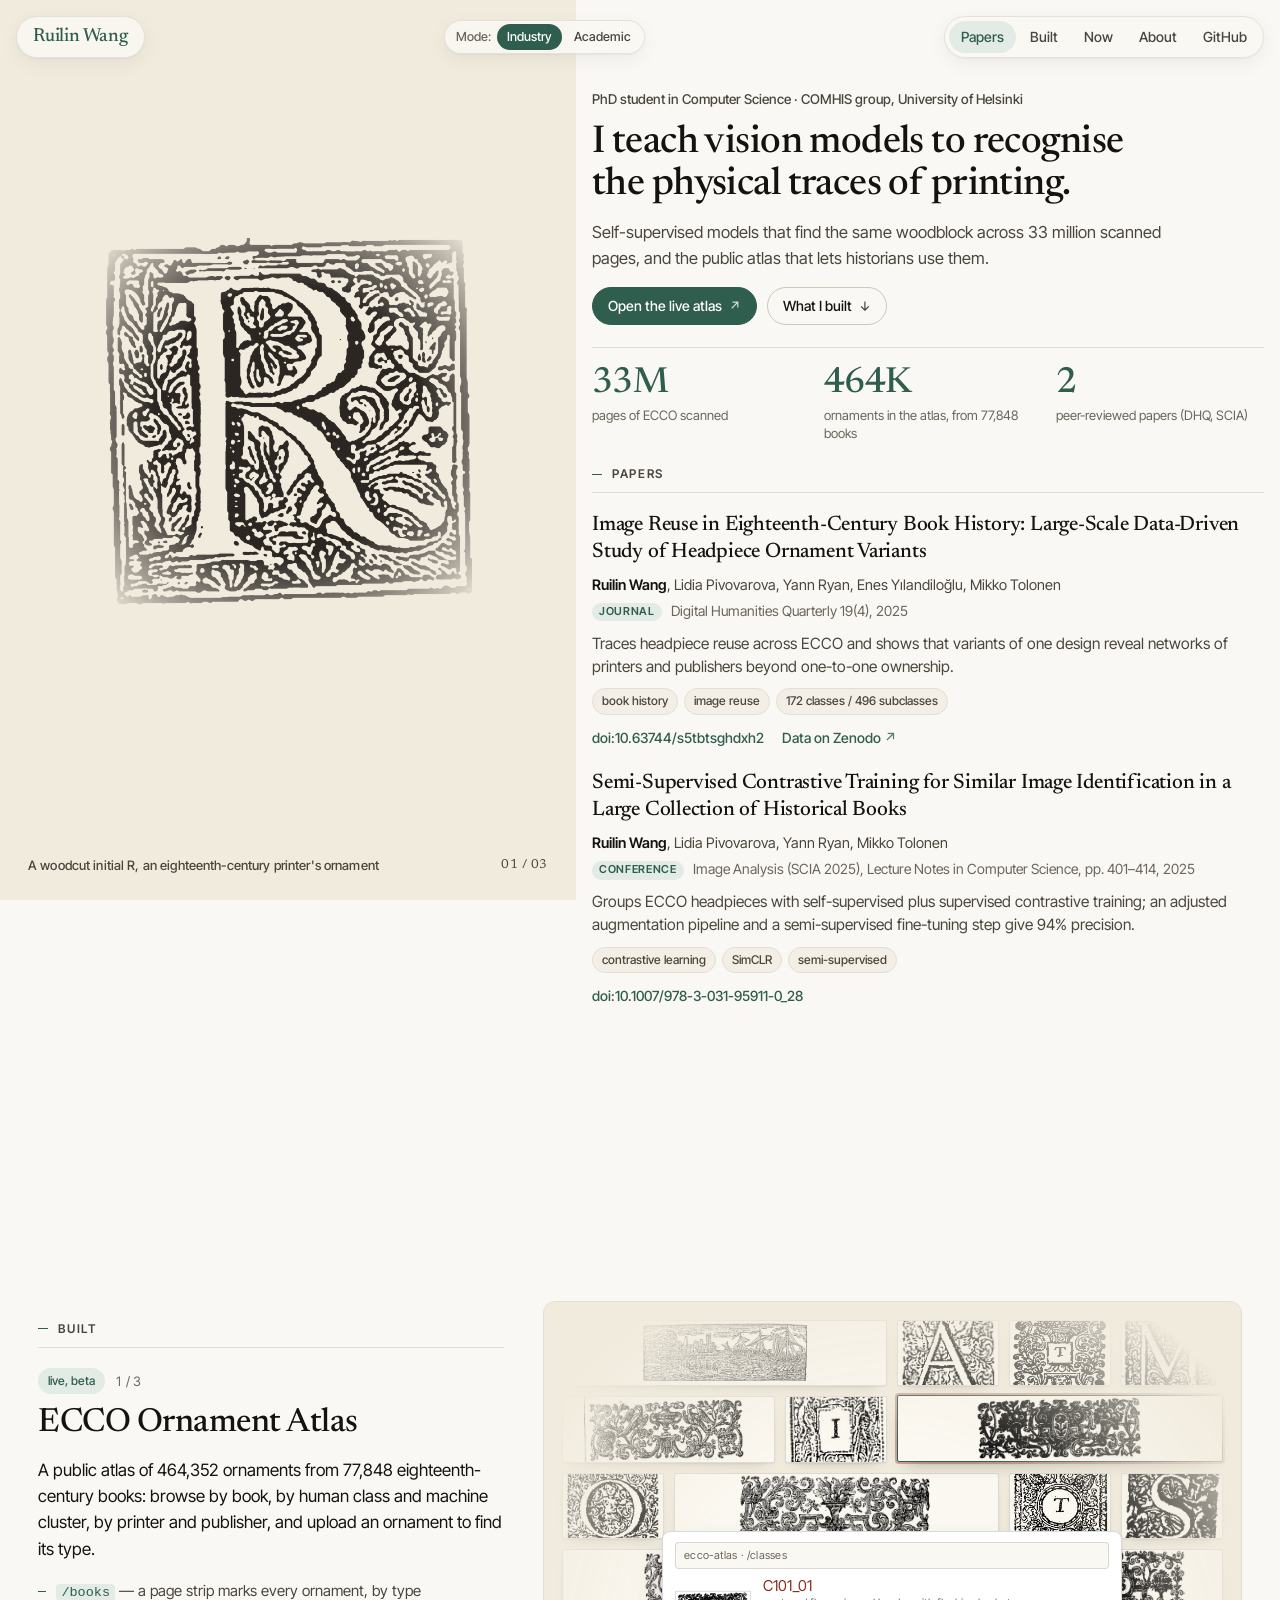
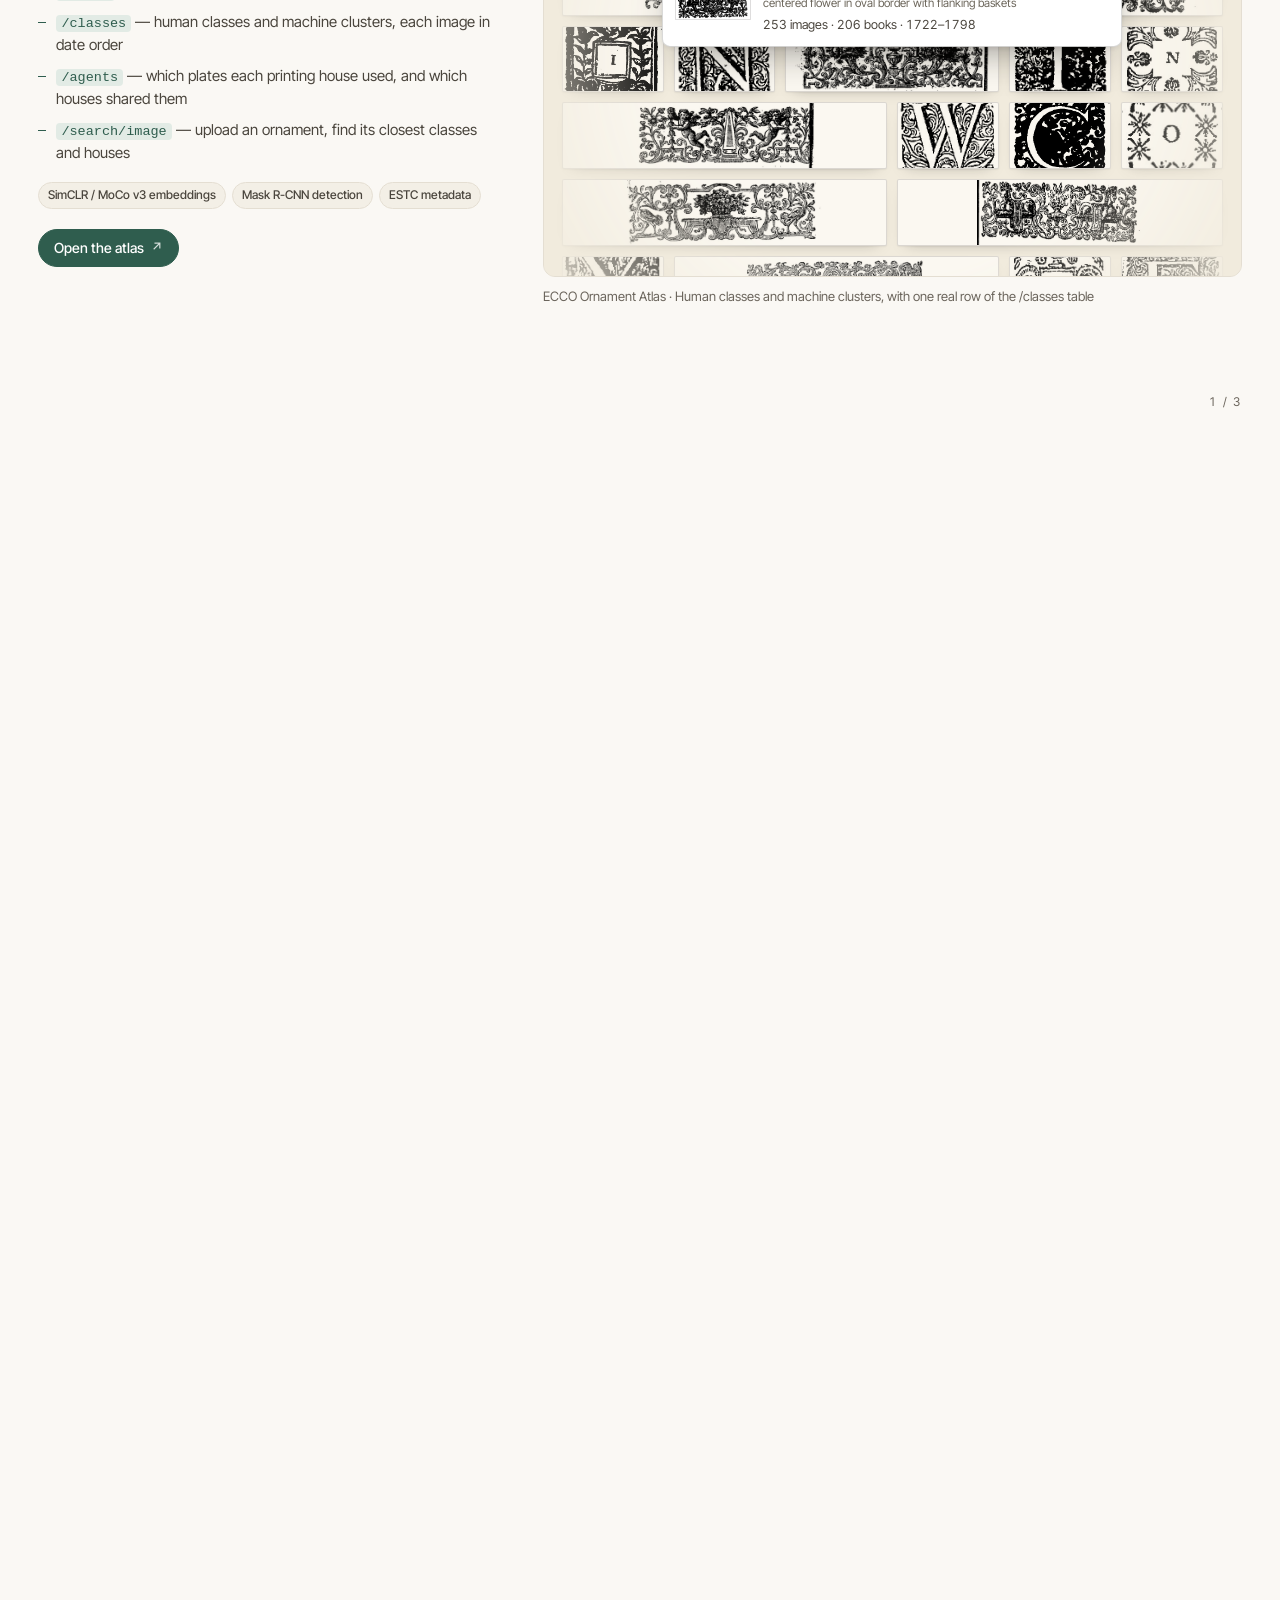
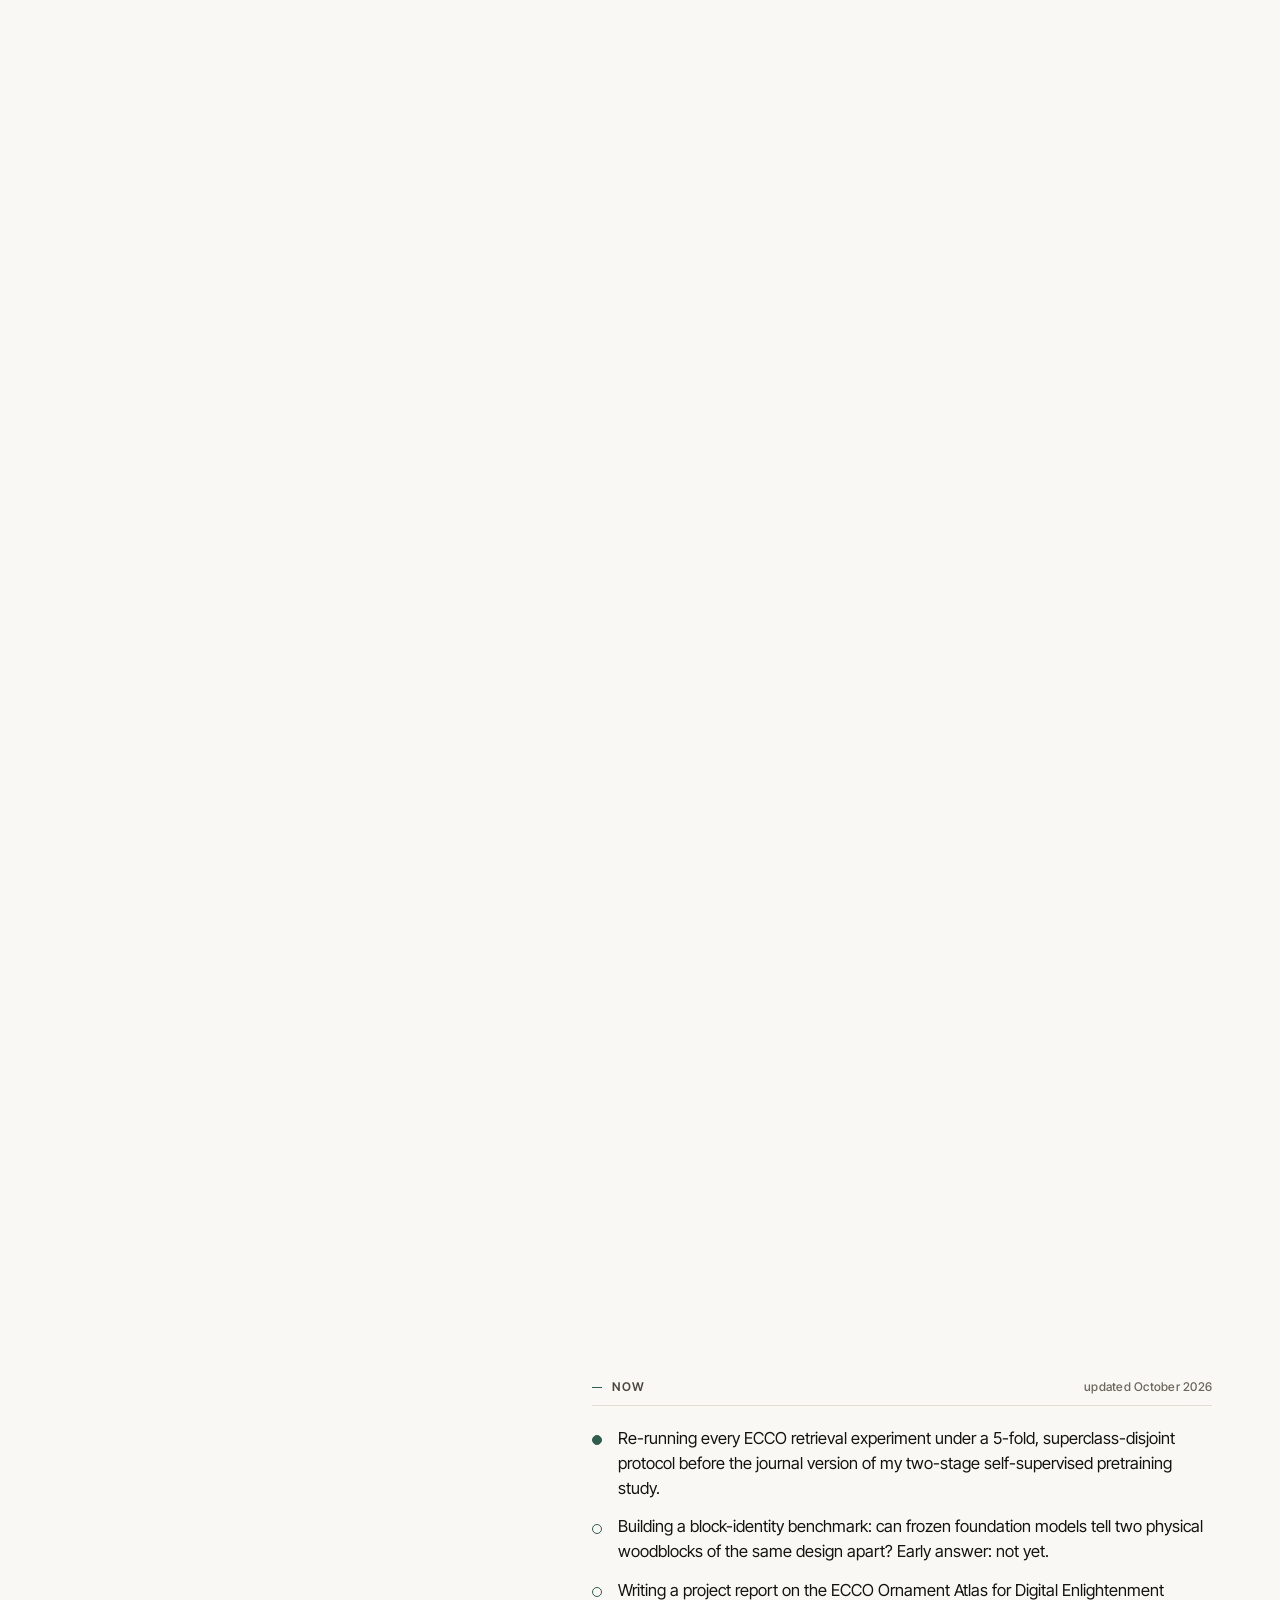
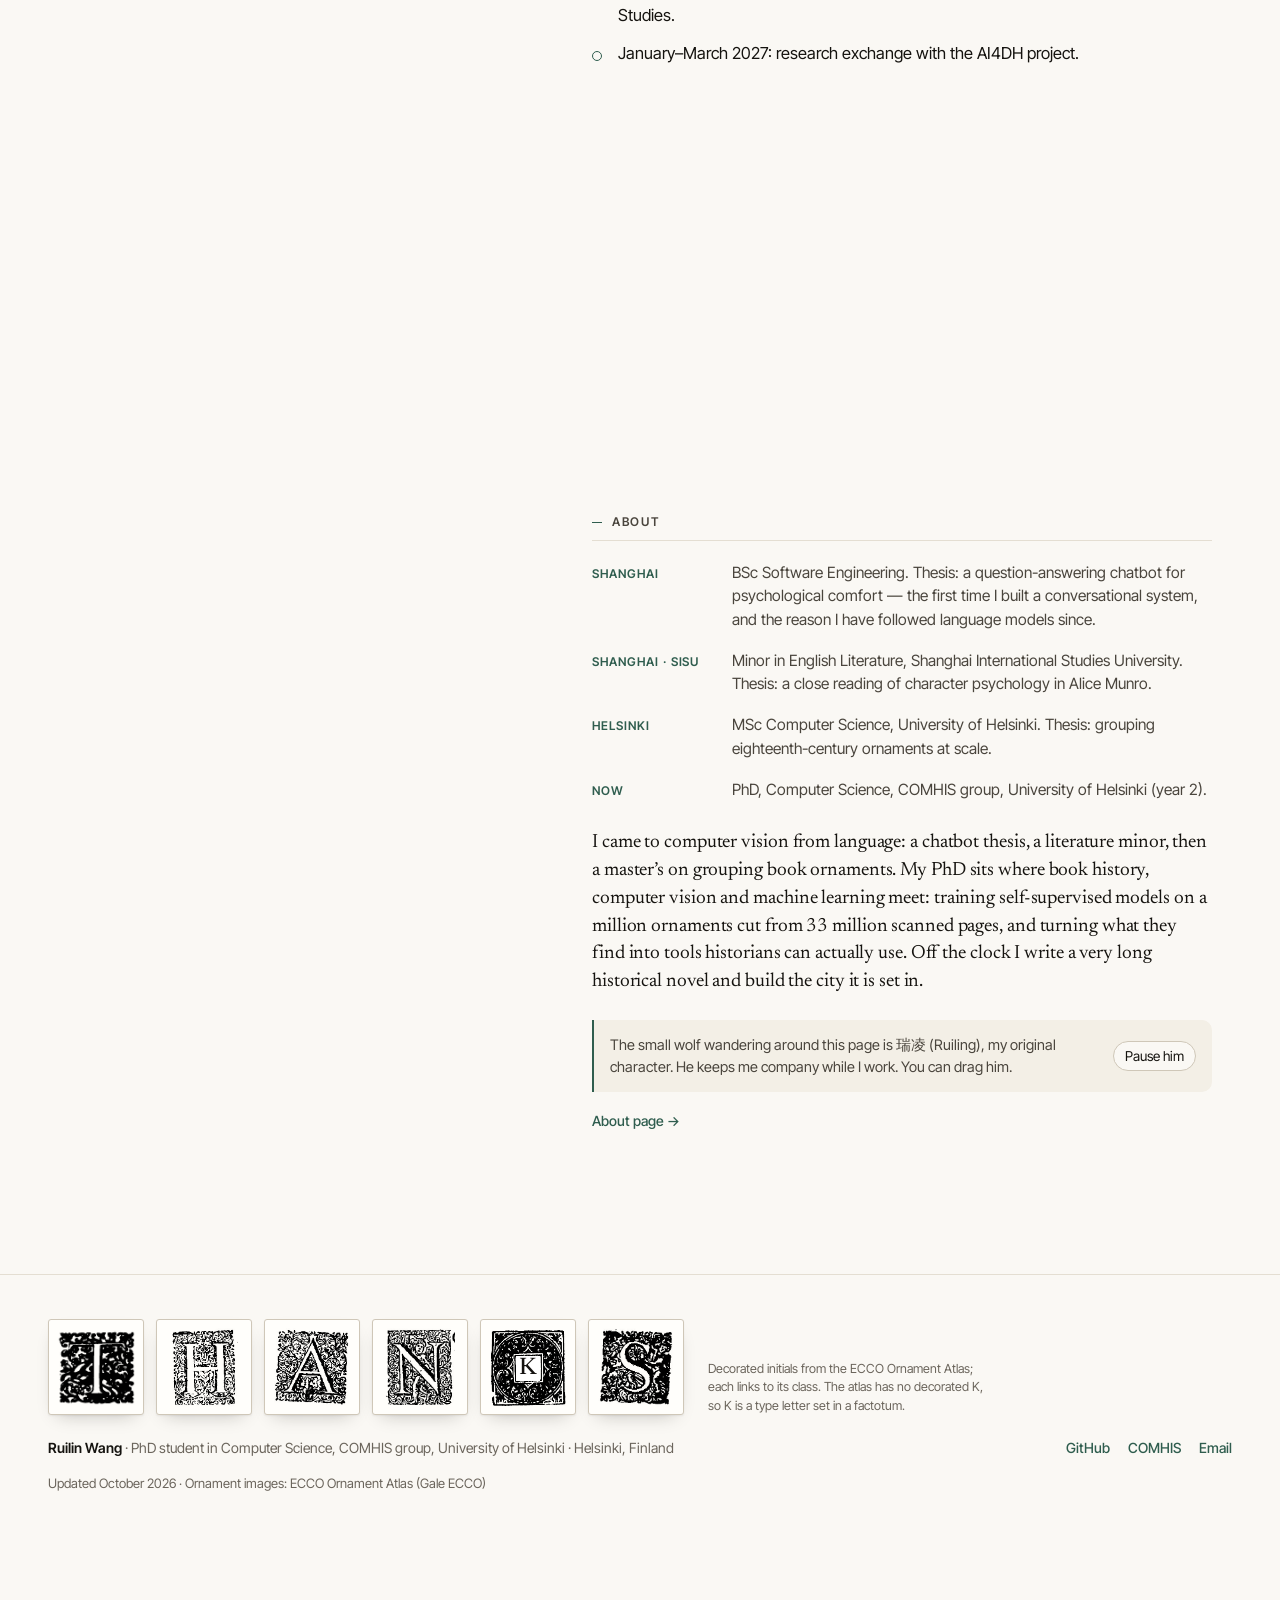
<file: index.html>
<!doctype html>
<html lang="en" data-mode="job" data-page="job">
<head>
<meta charset="utf-8">
<meta name="viewport" content="width=device-width, initial-scale=1">
<title>Ruilin Wang</title>
<meta name="description" content="Ruilin Wang, PhD student in Computer Science at the University of Helsinki. Self-supervised vision models that find the same woodblock across 33 million scanned pages.">
<meta property="og:type" content="website">
<meta name="twitter:card" content="summary_large_image">
<meta property="og:title" content="Ruilin Wang">
<meta property="og:description" content="Self-supervised models that find the same woodblock across 33 million scanned pages, and the public atlas that lets historians use them.">
<meta property="og:url" content="https://rainneko.github.io">
<meta property="og:image" content="https://rainneko.github.io/assets/mosaic/hp_C101_01.jpg">
<meta name="theme-color" content="#faf8f4">
<link rel="icon" href="data:image/svg+xml,%3Csvg xmlns='http://www.w3.org/2000/svg' viewBox='0 0 64 64'%3E%3Crect width='64' height='64' rx='14' fill='%232f5d4e'/%3E%3Ctext x='32' y='46' text-anchor='middle' font-family='Georgia,Times,serif' font-size='40' font-weight='600' fill='%23faf8f4'%3ER%3C/text%3E%3C/svg%3E">
<link rel="preconnect" href="https://fonts.googleapis.com">
<link rel="preconnect" href="https://fonts.gstatic.com" crossorigin>
<link href="https://fonts.googleapis.com/css2?family=Inter+Tight:wght@400;500;600&family=Newsreader:ital,opsz,wght@0,6..72,400;0,6..72,500;1,6..72,400&display=swap" rel="stylesheet">
<link rel="stylesheet" href="styles.css?v=07e850c9">
<script src="data.js?v=31667af7"></script>
<script src="site.js?v=b8eacb52"></script>
</head>
<body class="pj">

<a class="skip" href="#papers">Skip to content</a>

<header class="nav">
  <a class="nav__brand" href="#top">Ruilin Wang</a>
  <div class="mode-pill" role="group" aria-label="Site mode">
    <span class="mode-pill__label">Mode:</span>
    <a href="index.html?mode=job" data-mode-set="job">Industry</a>
    <a href="academic.html?mode=academic" data-mode-set="academic">Academic</a>
  </div>
  <nav class="nav__links" aria-label="Sections">
    <a href="#papers" data-nav="papers">Papers</a>
    <a href="#built" data-nav="built">Built</a>
    <a href="#now" data-nav="now">Now</a>
    <a href="#about" data-nav="about">About</a>
    <a class="nav__gh" href="https://github.com/rainneko" rel="me" aria-label="Ruilin Wang on GitHub">GitHub</a>
  </nav>
</header>

<main class="stage" id="top">

  <!-- Sticky image panel (desktop). Swaps with a soft mask wipe as the text column scrolls. -->
  <div class="panel-wrap">
  <aside class="panel is-cream" aria-label="Illustration for the current section">
    <div class="panel__layers">
      <figure class="layer layer--cream is-active" data-layer="papers">
        <img class="layer__orn" src="assets/ornaments/initial_R.png" alt="A woodcut initial letter R, an eighteenth-century printer's ornament" width="656" height="656">
        <figcaption>A woodcut initial R, an eighteenth-century printer's ornament</figcaption>
      </figure>
      <figure class="layer layer--cream layer--browser" data-layer="now" aria-hidden="true">
        <div class="bwin"><div class="bwin__bar" aria-hidden="true"><i></i><i></i><i></i><span>ecco-atlas-visual-search.2.rahtiapp.fi</span></div><div class="bwin__view"><img src="data:image/svg+xml,%3Csvg xmlns='http://www.w3.org/2000/svg' width='1' height='1'/%3E" data-src="assets/atlas/home@2x.jpg" alt="ECCO Ornament Atlas home page: the masthead over an engraving of a printing house, and the opening paragraph: 464,352 ornaments in 77,848 books" width="2880" height="1800"></div></div>
        <figcaption>ECCO Ornament Atlas · the home page, live at ecco-atlas-visual-search.2.rahtiapp.fi</figcaption>
      </figure>
      <figure class="layer layer--cream layer--word" data-layer="about" aria-hidden="true">
        <div class="word word--panel" data-word="MOI"><span class="word__fallback">Moi</span></div>
        <figcaption>Moi (Finnish for hi), in decorated initials M, O and I from the ECCO Ornament Atlas; each links to its class.</figcaption>
      </figure>
    </div>
    <div class="panel__index" aria-hidden="true">01 / 03</div>
  </aside>
  </div>

  <div class="flow">

    <!-- 01 · Papers (hero) -->
    <section class="sec sec--hero" id="papers" data-panel="papers" data-side="left" data-nav="papers">
      <figure class="sec__fig sec__fig--cream">
        <img src="assets/ornaments/initial_R.png" alt="A woodcut initial letter R, an eighteenth-century printer's ornament" width="656" height="656">
      </figure>
      <div class="sec__inner sec__inner--wide">
        <p class="eyebrow reveal" style="--i:0"><span class="eyebrow__name"><strong>Ruilin Wang</strong> · </span>PhD student in Computer Science · COMHIS group, University of Helsinki</p>
        <h1 class="hero__title reveal" style="--i:1">I teach vision models to recognise the physical traces of printing.</h1>
        <p class="hero__sub reveal" style="--i:2">Self-supervised models that find the same woodblock across 33 million scanned pages, and the public atlas that lets historians use them.</p>
        <p class="hero__cta reveal" style="--i:3">
          <a class="btn btn--primary" href="https://ecco-atlas-visual-search.2.rahtiapp.fi">Open the live atlas <span aria-hidden="true">↗</span></a>
          <a class="btn" href="#built">What I built <span aria-hidden="true">↓</span></a>
        </p>
        <ul class="numbers reveal" style="--i:4" aria-label="Three numbers">
          <li><strong>33M</strong><span>pages of ECCO scanned</span></li>
          <li><strong>464K</strong><span>ornaments in the atlas, from 77,848 books</span></li>
          <li><strong>2</strong><span>peer-reviewed papers (DHQ, SCIA)</span></li>
        </ul>

        <h2 class="sec__label reveal" style="--i:5">Papers</h2>
        <ol class="papers" data-render="papers-job"></ol>
        <!--ns:papers--><noscript><ol class="ns-list"><li><h3><a href="https://doi.org/10.63744/s5tbtsghdxh2">Image Reuse in Eighteenth-Century Book History: Large-Scale Data-Driven Study of Headpiece Ornament Variants</a></h3><p>Ruilin Wang, Lidia Pivovarova, Yann Ryan, Enes Yılandiloğlu, Mikko Tolonen</p><p><em>Digital Humanities Quarterly 19(4)</em>, 2025</p><p>Traces headpiece reuse across ECCO and shows that variants of one design reveal networks of printers and publishers beyond one-to-one ownership.</p><p><a href="https://doi.org/10.63744/s5tbtsghdxh2">doi:10.63744/s5tbtsghdxh2</a> · <a href="https://zenodo.org/records/17035991">Data on Zenodo</a></p></li><li><h3><a href="https://doi.org/10.1007/978-3-031-95911-0_28">Semi-Supervised Contrastive Training for Similar Image Identification in a Large Collection of Historical Books</a></h3><p>Ruilin Wang, Lidia Pivovarova, Yann Ryan, Mikko Tolonen</p><p><em>Image Analysis (SCIA 2025), Lecture Notes in Computer Science, pp. 401–414</em>, 2025</p><p>Groups ECCO headpieces with self-supervised plus supervised contrastive training; an adjusted augmentation pipeline and a semi-supervised fine-tuning step give 94% precision.</p><p><a href="https://doi.org/10.1007/978-3-031-95911-0_28">doi:10.1007/978-3-031-95911-0_28</a></p></li></ol></noscript><!--/ns-->
      </div>
    </section>

    <!-- 02 · Built (panel mirrors to the right) -->
    <div class="block" id="built">

      <section class="sec" id="atlas" data-panel="atlas" data-side="right" data-nav="built">
        <figure class="sec__fig sec__fig--cream"><div class="mosaic mosaic--fig" data-mosaic="18"></div></figure>
        <div class="sec__inner" data-render="project-job" data-key="atlas"></div>
        <div class="sec__inner"><!--ns:projects--><noscript><ol class="ns-list"><li><h3><a href="https://ecco-atlas-visual-search.2.rahtiapp.fi">ECCO Ornament Atlas</a> <small>(live, beta)</small></h3><p>A public atlas of 464,352 ornaments from 77,848 eighteenth-century books: browse by book, by human class and machine cluster, by printer and publisher, and upload an ornament to find its type.</p><ul><li>/books — a page strip marks every ornament, by type</li><li>/classes — human classes and machine clusters, each image in date order</li><li>/agents — which plates each printing house used, and which houses shared them</li><li>/search/image — upload an ornament, find its closest classes and houses</li></ul></li><li><h3><a href="https://github.com/rainneko/nero_rome_visual">Nero Rome Reader</a> <small>(open source)</small></h3><p>A reading site for my 430k-character Chinese novel <span lang="zh-Hans">《尼禄重工纪元》</span>: the text on one side, a living 3D Rome (AD 54–68) behind it that changes with the plot as you scroll.</p><ul><li>Nine city states, ~200 historical places, ~20,000 lots, 50+ Blender hero buildings, 581 place-name links</li><li>Three.js, one HTML file, no bundler</li><li>Built with a multi-agent pipeline: Opus directing, Sonnet integrating, Haiku modelling in Blender; 1.12B tokens over three days, 94% cache reads</li></ul></li><li><h3><a href="https://github.com/rainneko/novel2city">novel2city</a> <small>(Claude skill)</small></h3><p>A reusable Claude skill that turns any novel into a chapter-synced 3D city: story bible, period filtering, reference-image scoring, procedural city fabric, hero buildings, lighting, reading UI, and a measured token ledger per stage.</p><ul><li>Nine stages, each with an acceptance gate</li><li>The whole Rome case stood on day one; two weeks of asset refinement followed</li><li>Every token accounted for: ~2–3M per simple building, ~120M for the road system</li></ul></li></ol></noscript><!--/ns--></div>
      </section>

      <section class="sec js-only" id="nero" data-panel="nero" data-side="right" data-nav="built">
        <figure class="sec__fig">
          <img src="assets/nero_v2/04_circus_senate_palace.jpg" alt="A 3D render of Nero's Rome: Circus Maximus, the Senate and the palace" loading="lazy" width="1920" height="1080">
        </figure>
        <div class="sec__inner" data-render="project-job" data-key="nero"></div>
      </section>

      <section class="sec js-only" id="novel2city" data-panel="novel2city" data-side="right" data-nav="built">
        <figure class="sec__fig">
          <img src="assets/nero_v2/04_circus_senate_palace.jpg" alt="A 3D render of Nero's Rome: Circus Maximus, the Senate and the palace" loading="lazy" width="1920" height="1080">
        </figure>
        <div class="sec__inner" data-render="project-job" data-key="novel2city"></div>
      </section>

    </div>

    <!-- 03 · Now -->
    <section class="sec" id="now" data-panel="now" data-side="left" data-nav="now">
      <figure class="sec__fig sec__fig--zoom">
        <img src="assets/atlas/home@2x.jpg" alt="ECCO Ornament Atlas home page: the masthead over an engraving of a printing house, and the opening paragraph: 464,352 ornaments in 77,848 books" loading="lazy" width="2880" height="1800">
      </figure>
      <div class="sec__inner">
        <div class="sec__label reveal"><h2 class="sec__h">Now</h2> <span class="sec__meta" data-render="now-updated" data-prefix="updated "></span></div>
        <ul class="now" data-render="now-job"></ul>
        <!--ns:now--><noscript><ul class="ns-list"><li>Re-running every ECCO retrieval experiment under a 5-fold, superclass-disjoint protocol before the journal version of my two-stage self-supervised pretraining study.</li><li>Building a block-identity benchmark: can frozen foundation models tell two physical woodblocks of the same design apart? Early answer: not yet.</li><li>Writing a project report on the ECCO Ornament Atlas for Digital Enlightenment Studies.</li><li>January–March 2027: research exchange with the AI4DH project.</li></ul></noscript><!--/ns-->
      </div>
    </section>

    <!-- 04 · About (the desk pet lives here) -->
    <section class="sec" id="about" data-panel="about" data-side="left" data-nav="about">
      <figure class="sec__fig sec__fig--cream sec__fig--word">
        <div class="word" data-word="MOI" data-lazy><span class="word__fallback">Moi</span></div>
        <figcaption>Moi, in decorated initials from the ECCO Ornament Atlas.</figcaption>
      </figure>
      <div class="sec__inner">
        <h2 class="sec__label reveal">About</h2>
        <ol class="path" data-render="path-job"></ol>
        <p class="about__para reveal" data-render="bio"></p>
        <div class="about__pet pet-note reveal" id="pet-note"><p data-render="pet-sentence"></p></div>
        <!--ns:about--><noscript><ol class="ns-list"><li><strong>Shanghai:</strong> BSc Software Engineering. Thesis: a question-answering chatbot for psychological comfort — the first time I built a conversational system, and the reason I have followed language models since.</li><li><strong>Shanghai · SISU:</strong> Minor in English Literature, Shanghai International Studies University. Thesis: a close reading of character psychology in Alice Munro.</li><li><strong>Helsinki:</strong> MSc Computer Science, University of Helsinki. Thesis: grouping eighteenth-century ornaments at scale.</li><li><strong>Now:</strong> PhD, Computer Science, COMHIS group, University of Helsinki (year 2).</li></ol><p>I came to computer vision from language: a chatbot thesis, a literature minor, then a master’s on grouping book ornaments. My PhD sits where book history, computer vision and machine learning meet: training self-supervised models on a million ornaments cut from 33 million scanned pages, and turning what they find into tools historians can actually use. Off the clock I write a very long historical novel and build the city it is set in.</p><p>The small wolf wandering around this page is <span lang="zh-Hans">瑞凌</span> (Ruiling), my original character. He keeps me company while I work. You can drag him.</p></noscript><!--/ns-->
        <p class="about__more reveal"><a href="about.html">About page →</a></p>
      </div>
    </section>

  </div>
</main>

<footer class="foot">
  <div class="foot__inner">
    <div class="thanks">
      <div class="word word--thanks" data-word="THANKS" data-lazy><span class="word__fallback">Thanks</span></div>
      <p class="thanks__cap">Decorated initials from the ECCO Ornament Atlas; each links to its class. The atlas has no decorated K, so K is a type letter set in a factotum.</p>
    </div>
    <p class="foot__who"><strong>Ruilin Wang</strong> · PhD student in Computer Science, COMHIS group, University of Helsinki · Helsinki, Finland</p>
    <nav class="foot__links" aria-label="Contact">
      <a href="https://github.com/rainneko" aria-label="Ruilin Wang on GitHub">GitHub</a>
      <a href="https://www.helsinki.fi/en/researchgroups/computational-history">COMHIS</a>
      <a href="mailto:ruilin.wang@helsinki.fi">Email</a>
    </nav>
    <p class="foot__small">Updated October 2026 · Ornament images: ECCO Ornament Atlas (Gale ECCO)</p>
  </div>
</footer>

<script src="pet.js?v=8c076a58" defer></script>
</body>
</html>
</file>
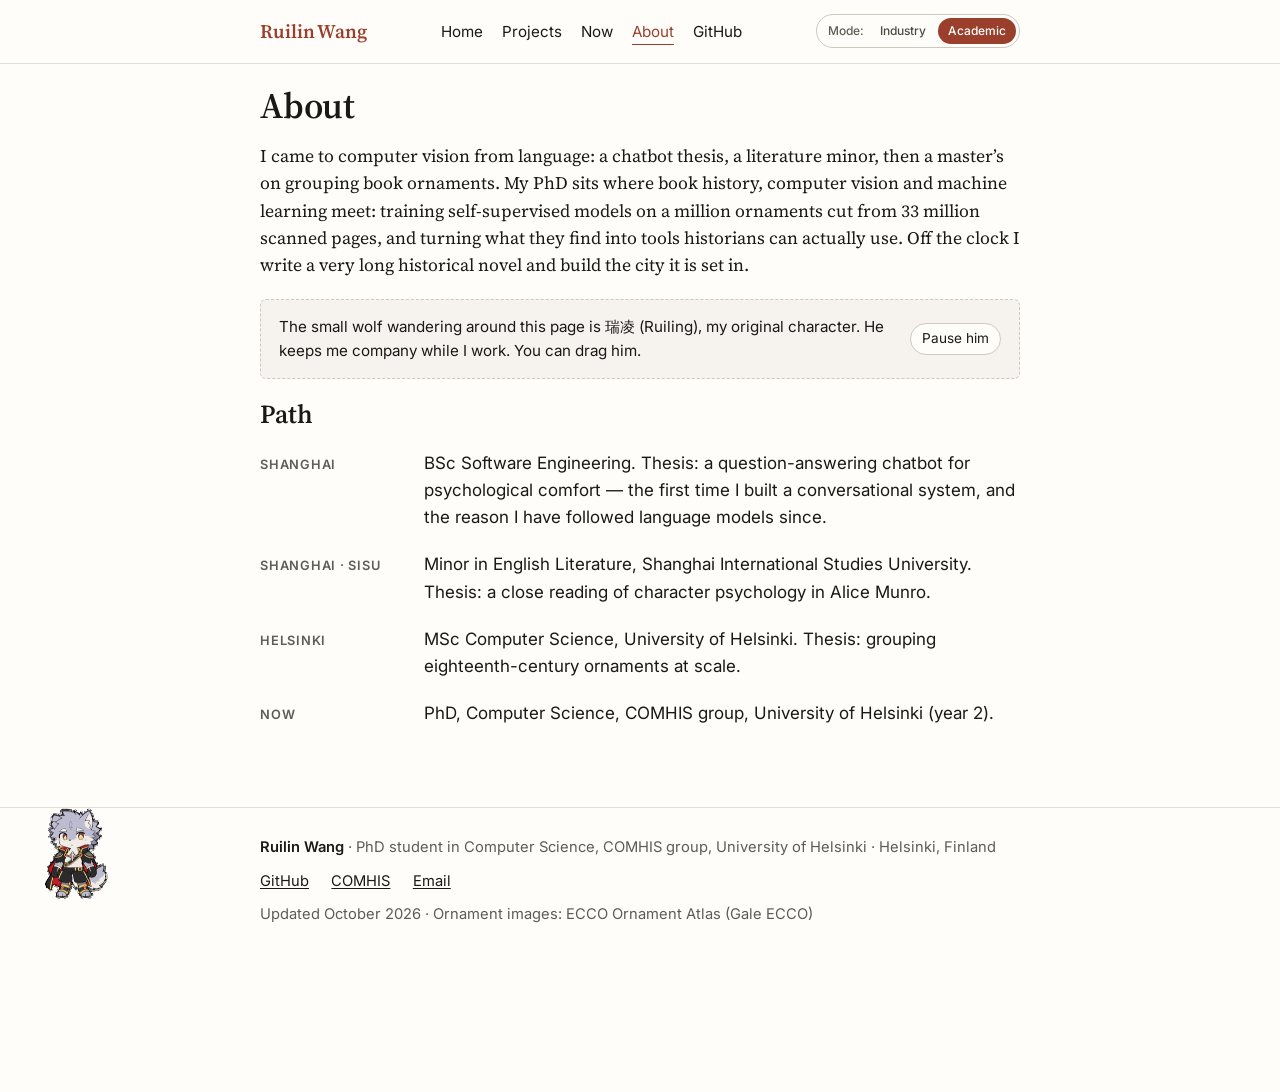
<file: about.html>
<!doctype html>
<html lang="en" data-mode="academic" data-page="about">
<head>
  <meta charset="utf-8">
  <meta name="viewport" content="width=device-width, initial-scale=1">
  <title>About · Ruilin Wang</title>
  <meta name="description" content="Ruilin Wang: from a chatbot thesis and a literature minor in Shanghai to a PhD on computer vision for eighteenth-century books at the COMHIS group, University of Helsinki.">
  <meta property="og:type" content="website">
  <meta property="og:title" content="About · Ruilin Wang">
  <meta property="og:description" content="From a chatbot thesis and a literature minor to a PhD where book history, computer vision and machine learning meet.">
  <meta property="og:url" content="https://rainneko.github.io/about.html">
  <meta name="theme-color" content="#fffdfa">
  <link rel="icon" href="data:image/svg+xml,%3Csvg xmlns='http://www.w3.org/2000/svg' viewBox='0 0 64 64'%3E%3Crect width='64' height='64' rx='12' fill='%231a1917'/%3E%3Ctext x='32' y='46' font-family='Georgia,serif' font-size='40' font-weight='600' text-anchor='middle' fill='%23fffdfa'%3ER%3C/text%3E%3C/svg%3E">
  <link rel="preconnect" href="https://fonts.googleapis.com">
  <link rel="preconnect" href="https://fonts.gstatic.com" crossorigin>
  <link rel="stylesheet" href="https://fonts.googleapis.com/css2?family=Inter:wght@400;500;600&family=Inter+Tight:wght@400;500;600&family=Newsreader:ital,opsz,wght@0,6..72,400;0,6..72,500;1,6..72,400&family=Source+Serif+4:ital,opsz,wght@0,8..60,400..700;1,8..60,400&display=swap">
  <link rel="stylesheet" href="styles.css?v=07e850c9">
  <script src="data.js?v=31667af7"></script>
  <script src="site.js?v=b8eacb52"></script>
</head>
<body class="pc">
  <a class="skip" href="#main">Skip to content</a>

  <!-- Chrome for both modes; styles.css shows the one matching html[data-mode]. -->
  <header class="nav nav--job">
    <a class="nav__brand" href="index.html">Ruilin Wang</a>
    <div class="mode-pill" role="group" aria-label="Site mode">
      <span class="mode-pill__label">Mode:</span>
      <a href="index.html?mode=job" data-mode-set="job">Industry</a>
      <a href="academic.html?mode=academic" data-mode-set="academic">Academic</a>
    </div>
    <nav class="nav__links" aria-label="Sections">
      <a href="index.html#papers">Papers</a>
      <a href="index.html#built">Built</a>
      <a href="now.html">Now</a>
      <a href="about.html" aria-current="true">About</a>
      <a class="nav__gh" href="https://github.com/rainneko" aria-label="Ruilin Wang on GitHub">GitHub</a>
    </nav>
  </header>

  <header class="site-head">
    <div class="wrap nav-row">
      <a class="wordmark" href="academic.html">Ruilin Wang</a>
      <nav class="site-nav" aria-label="Site">
        <ul>
          <li><a href="academic.html">Home</a></li>
          <li><a href="academic.html#projects">Projects</a></li>
          <li><a href="now.html">Now</a></li>
          <li><a href="about.html" aria-current="page">About</a></li>
          <li><a href="https://github.com/rainneko">GitHub</a></li>
        </ul>
      </nav>
      <div class="mode-pill" role="group" aria-label="Site mode">
        <span class="mode-pill__label">Mode:</span>
        <a href="index.html?mode=job" data-mode-set="job">Industry</a>
        <a href="academic.html?mode=academic" data-mode-set="academic">Academic</a>
      </div>
    </div>
  </header>

  <main id="main">
    <section class="masthead" aria-labelledby="about-heading">
      <div class="wrap">
        <h1 id="about-heading" class="page-title">About</h1>
        <p class="bio" data-render="bio"></p>
        <!--ns:bio--><noscript><p>I came to computer vision from language: a chatbot thesis, a literature minor, then a master’s on grouping book ornaments. My PhD sits where book history, computer vision and machine learning meet: training self-supervised models on a million ornaments cut from 33 million scanned pages, and turning what they find into tools historians can actually use. Off the clock I write a very long historical novel and build the city it is set in.</p></noscript><!--/ns-->
        <aside class="pet-note" aria-label="About the desk pet">
          <noscript><img class="pet-static" src="assets/pet/idle.gif" alt="瑞凌 (Ruiling), my original character" width="192" height="208"></noscript>
          <p data-render="pet-sentence"></p><!--ns:pet--><noscript><p>The small wolf wandering around this page is <span lang="zh-Hans">瑞凌</span> (Ruiling), my original character. He keeps me company while I work. You can drag him.</p></noscript><!--/ns-->
        </aside>
      </div>
    </section>

    <section class="section" aria-labelledby="path-heading">
      <div class="wrap">
        <h2 id="path-heading">Path</h2>
        <ol class="path" data-render="path-acad"></ol>
        <!--ns:path--><noscript><ol class="ns-list"><li><strong>Shanghai:</strong> BSc Software Engineering. Thesis: a question-answering chatbot for psychological comfort — the first time I built a conversational system, and the reason I have followed language models since.</li><li><strong>Shanghai · SISU:</strong> Minor in English Literature, Shanghai International Studies University. Thesis: a close reading of character psychology in Alice Munro.</li><li><strong>Helsinki:</strong> MSc Computer Science, University of Helsinki. Thesis: grouping eighteenth-century ornaments at scale.</li><li><strong>Now:</strong> PhD, Computer Science, COMHIS group, University of Helsinki (year 2).</li></ol></noscript><!--/ns-->
      </div>
    </section>
  </main>

  <footer class="foot">
    <div class="foot__inner">
      <div class="thanks">
        <div class="word word--thanks" data-word="THANKS" data-lazy><span class="word__fallback">Thanks</span></div>
        <p class="thanks__cap">Decorated initials from the ECCO Ornament Atlas; each links to its class. The atlas has no decorated K, so K is a type letter set in a factotum.</p>
      </div>
      <p class="foot__who"><strong>Ruilin Wang</strong> · PhD student in Computer Science, COMHIS group, University of Helsinki · Helsinki, Finland</p>
      <nav class="foot__links" aria-label="Contact">
        <a href="https://github.com/rainneko" aria-label="Ruilin Wang on GitHub">GitHub</a>
        <a href="https://www.helsinki.fi/en/researchgroups/computational-history">COMHIS</a>
        <a href="mailto:ruilin.wang@helsinki.fi">Email</a>
      </nav>
      <p class="foot__small">Updated October 2026 · Ornament images: ECCO Ornament Atlas (Gale ECCO)</p>
    </div>
  </footer>

  <script src="pet.js?v=8c076a58" defer></script>
</body>
</html>
</file>
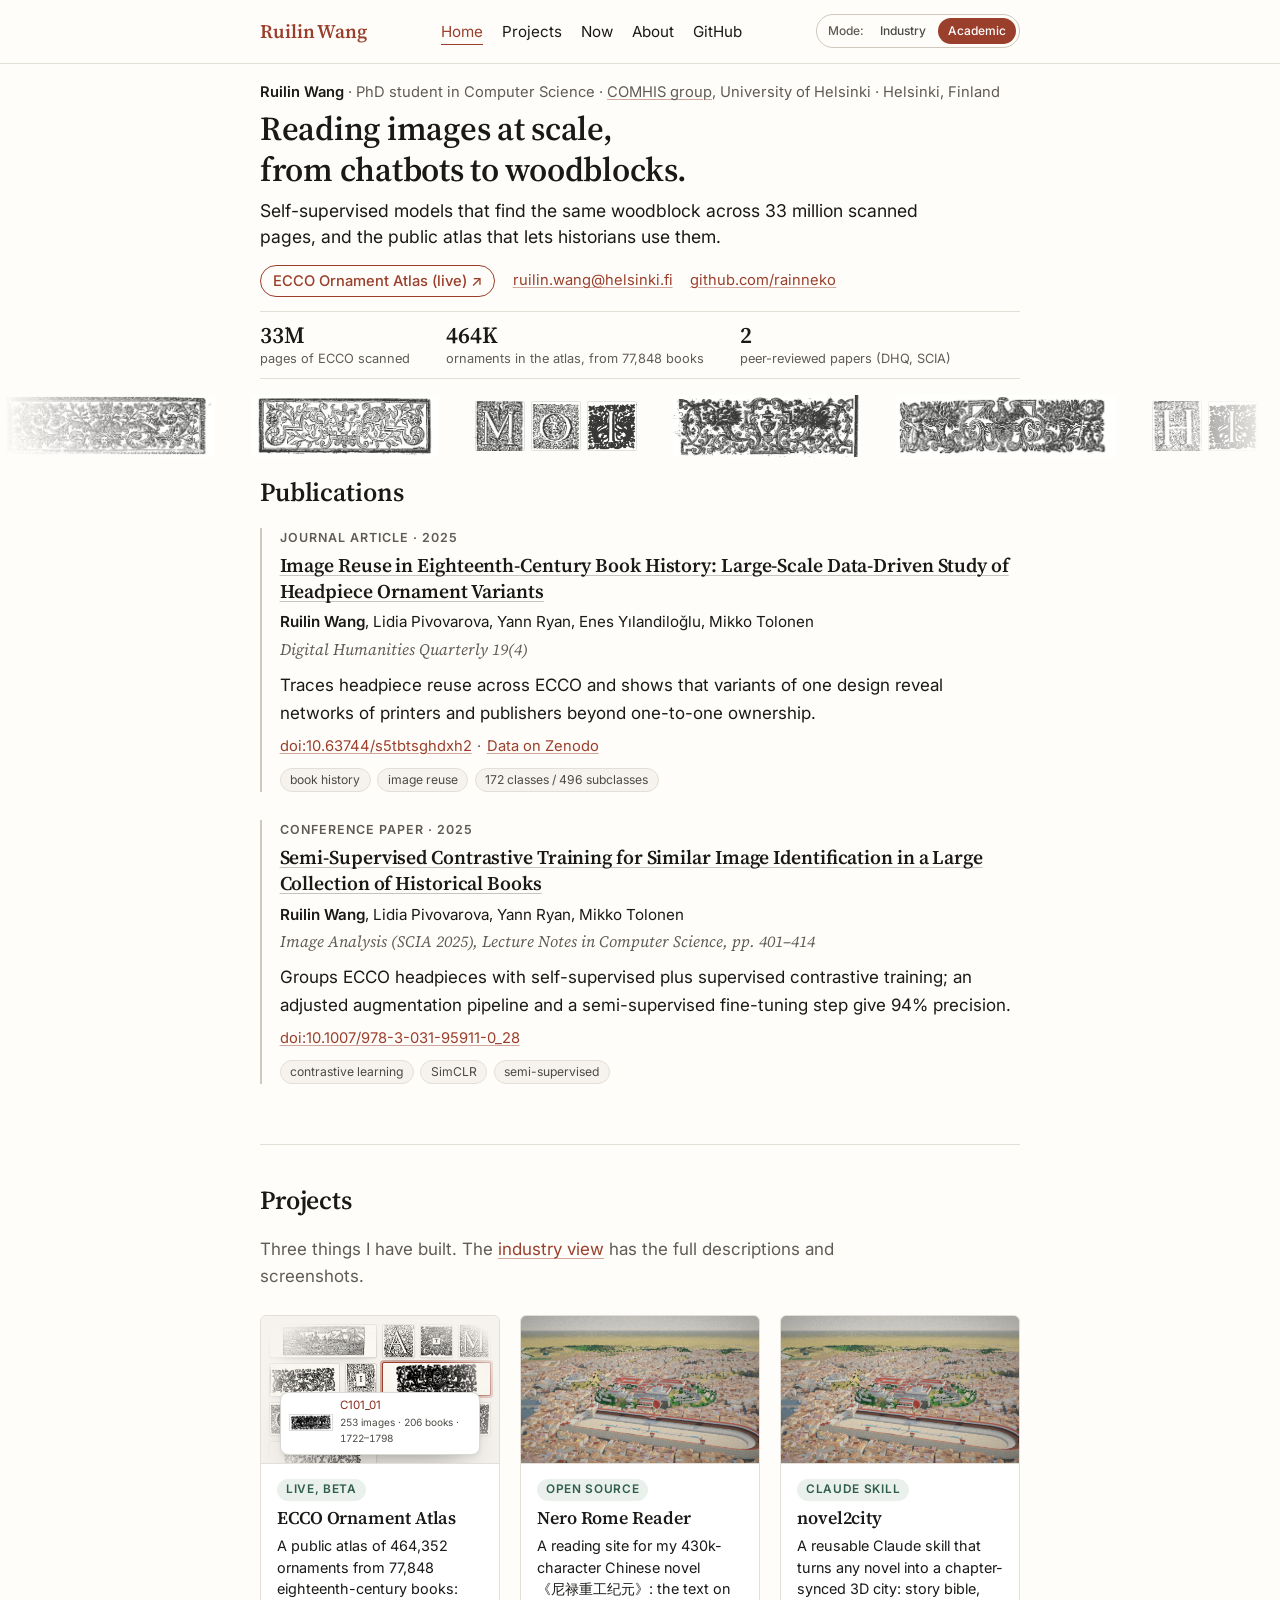
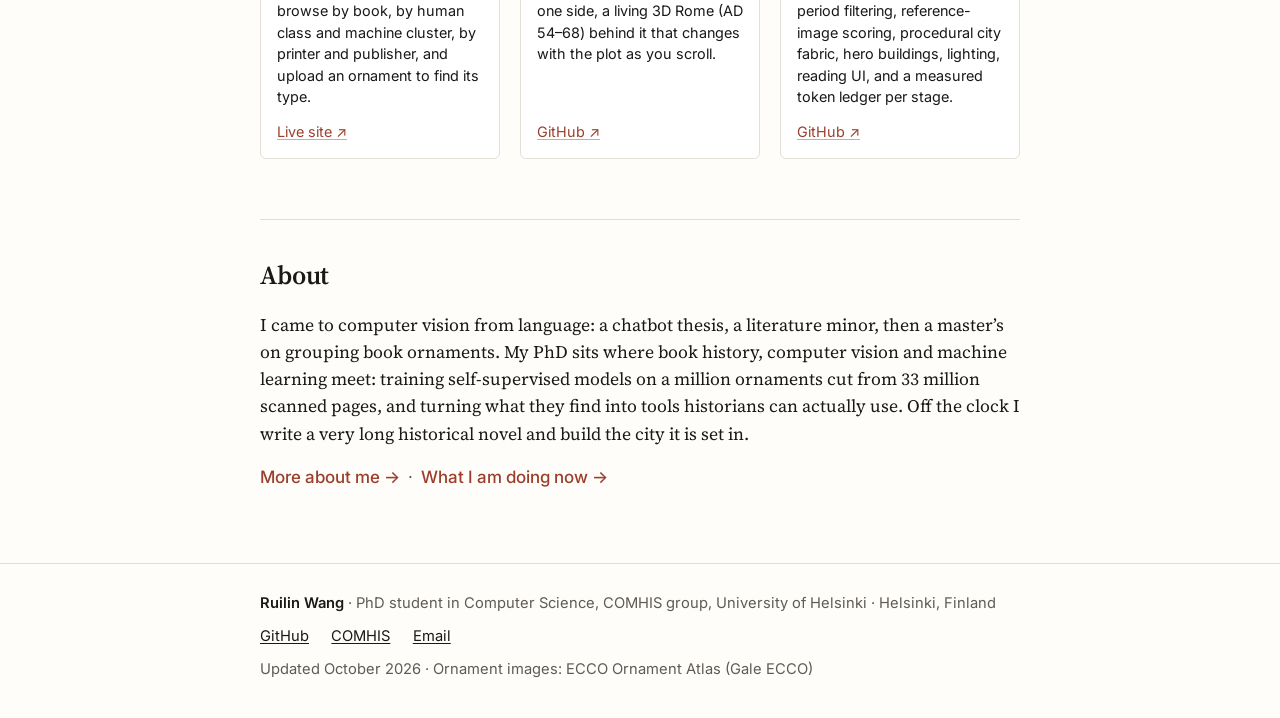
<file: academic.html>
<!doctype html>
<html lang="en" data-mode="academic" data-page="academic">
<head>
  <meta charset="utf-8">
  <meta name="viewport" content="width=device-width, initial-scale=1">
  <title>Ruilin Wang</title>
  <meta name="description" content="Ruilin Wang, PhD student in Computer Science, COMHIS group, University of Helsinki. Self-supervised models that find the same woodblock across 33 million scanned pages, and the public atlas that lets historians use them.">
  <meta property="og:type" content="website">
  <meta property="og:title" content="Ruilin Wang">
  <meta property="og:description" content="Self-supervised models that find the same woodblock across 33 million scanned pages, and the public atlas that lets historians use them.">
  <meta property="og:url" content="https://rainneko.github.io/academic.html">
  <meta property="og:image" content="https://rainneko.github.io/assets/mosaic/hp_C101_01.jpg">
  <meta name="theme-color" content="#fffdfa">
  <link rel="icon" href="data:image/svg+xml,%3Csvg xmlns='http://www.w3.org/2000/svg' viewBox='0 0 64 64'%3E%3Crect width='64' height='64' rx='12' fill='%231a1917'/%3E%3Ctext x='32' y='46' font-family='Georgia,serif' font-size='40' font-weight='600' text-anchor='middle' fill='%23fffdfa'%3ER%3C/text%3E%3C/svg%3E">
  <link rel="preconnect" href="https://fonts.googleapis.com">
  <link rel="preconnect" href="https://fonts.gstatic.com" crossorigin>
  <link rel="stylesheet" href="https://fonts.googleapis.com/css2?family=Inter:wght@400;500;600&family=Source+Serif+4:ital,opsz,wght@0,8..60,400..700;1,8..60,400&display=swap">
  <link rel="stylesheet" href="styles.css?v=07e850c9">
  <script src="data.js?v=31667af7"></script>
  <script src="site.js?v=b8eacb52"></script>
</head>
<body class="pc">
  <a class="skip" href="#main">Skip to content</a>

  <header class="site-head">
    <div class="wrap nav-row">
      <a class="wordmark" href="academic.html">Ruilin Wang</a>
      <nav class="site-nav" aria-label="Site">
        <ul>
          <li><a href="academic.html" aria-current="page">Home</a></li>
          <li><a href="#projects">Projects</a></li>
          <li><a href="now.html">Now</a></li>
          <li><a href="about.html">About</a></li>
          <li><a href="https://github.com/rainneko">GitHub</a></li>
        </ul>
      </nav>
      <div class="mode-pill" role="group" aria-label="Site mode">
        <span class="mode-pill__label">Mode:</span>
        <a href="index.html?mode=job" data-mode-set="job">Industry</a>
        <a href="academic.html?mode=academic" data-mode-set="academic">Academic</a>
      </div>
    </div>
  </header>

  <main id="main">

    <section class="masthead masthead--compact" aria-labelledby="headline">
      <div class="wrap">
        <p class="eyebrow"><strong>Ruilin Wang</strong> · PhD student in Computer Science · <a href="https://www.helsinki.fi/en/researchgroups/computational-history">COMHIS group</a>, University of Helsinki · Helsinki, Finland</p>
        <h1 id="headline" class="headline">Reading images at scale, from chatbots to woodblocks.</h1>
        <p class="subline">Self-supervised models that find the same woodblock across 33 million scanned pages, and the public atlas that lets historians use them.</p>

        <ul class="link-row" aria-label="Contact and links">
          <li><a class="btn" href="https://ecco-atlas-visual-search.2.rahtiapp.fi">ECCO Ornament Atlas (live) <span aria-hidden="true">↗</span></a></li>
          <li><a href="mailto:ruilin.wang@helsinki.fi">ruilin.wang@helsinki.fi</a></li>
          <li><a href="https://github.com/rainneko">github.com/rainneko</a></li>
        </ul>

        <dl class="numbers" aria-label="At a glance">
          <div><dt>33M</dt><dd>pages of ECCO scanned</dd></div>
          <div><dt>464K</dt><dd>ornaments in the atlas, from 77,848 books</dd></div>
          <div><dt>2</dt><dd>peer-reviewed papers (DHQ, SCIA)</dd></div>
        </dl>
      </div>
    </section>

    <!-- Five different headpieces from the atlas, with MOI and HI in decorated initials between them, each a link to its class; drifts slowly (still under reduced motion). -->
    <div class="hp-band" data-render="hp-band" aria-label="Headpieces from the ECCO Ornament Atlas"></div>

    <section class="section" id="publications" aria-labelledby="publications-heading">
      <div class="wrap wrap--pubs">
        <h2 id="publications-heading">Publications</h2>
        <ol class="pubs" data-render="pubs-acad"></ol>
        <!--ns:papers--><noscript><ol class="ns-list"><li><h3><a href="https://doi.org/10.63744/s5tbtsghdxh2">Image Reuse in Eighteenth-Century Book History: Large-Scale Data-Driven Study of Headpiece Ornament Variants</a></h3><p>Ruilin Wang, Lidia Pivovarova, Yann Ryan, Enes Yılandiloğlu, Mikko Tolonen</p><p><em>Digital Humanities Quarterly 19(4)</em>, 2025</p><p>Traces headpiece reuse across ECCO and shows that variants of one design reveal networks of printers and publishers beyond one-to-one ownership.</p><p><a href="https://doi.org/10.63744/s5tbtsghdxh2">doi:10.63744/s5tbtsghdxh2</a> · <a href="https://zenodo.org/records/17035991">Data on Zenodo</a></p></li><li><h3><a href="https://doi.org/10.1007/978-3-031-95911-0_28">Semi-Supervised Contrastive Training for Similar Image Identification in a Large Collection of Historical Books</a></h3><p>Ruilin Wang, Lidia Pivovarova, Yann Ryan, Mikko Tolonen</p><p><em>Image Analysis (SCIA 2025), Lecture Notes in Computer Science, pp. 401–414</em>, 2025</p><p>Groups ECCO headpieces with self-supervised plus supervised contrastive training; an adjusted augmentation pipeline and a semi-supervised fine-tuning step give 94% precision.</p><p><a href="https://doi.org/10.1007/978-3-031-95911-0_28">doi:10.1007/978-3-031-95911-0_28</a></p></li></ol></noscript><!--/ns-->
        <figure class="atlas-win">
          <div class="atlas-win__frame mosaic mosaic--win" data-mosaic="15"></div>
          <figcaption>The data behind both papers, browsable in the live atlas.</figcaption>
        </figure>
      </div>
    </section>

    <section class="section" id="projects" aria-labelledby="projects-heading">
      <div class="wrap">
        <h2 id="projects-heading">Projects</h2>
        <p class="section-intro">Three things I have built. The <a href="index.html?mode=job#built">industry view</a> has the full descriptions and screenshots.</p>
        <div class="cards" data-render="cards-acad"></div>
        <!--ns:projects--><noscript><ol class="ns-list"><li><h3><a href="https://ecco-atlas-visual-search.2.rahtiapp.fi">ECCO Ornament Atlas</a> <small>(live, beta)</small></h3><p>A public atlas of 464,352 ornaments from 77,848 eighteenth-century books: browse by book, by human class and machine cluster, by printer and publisher, and upload an ornament to find its type.</p><ul><li>/books — a page strip marks every ornament, by type</li><li>/classes — human classes and machine clusters, each image in date order</li><li>/agents — which plates each printing house used, and which houses shared them</li><li>/search/image — upload an ornament, find its closest classes and houses</li></ul></li><li><h3><a href="https://github.com/rainneko/nero_rome_visual">Nero Rome Reader</a> <small>(open source)</small></h3><p>A reading site for my 430k-character Chinese novel <span lang="zh-Hans">《尼禄重工纪元》</span>: the text on one side, a living 3D Rome (AD 54–68) behind it that changes with the plot as you scroll.</p><ul><li>Nine city states, ~200 historical places, ~20,000 lots, 50+ Blender hero buildings, 581 place-name links</li><li>Three.js, one HTML file, no bundler</li><li>Built with a multi-agent pipeline: Opus directing, Sonnet integrating, Haiku modelling in Blender; 1.12B tokens over three days, 94% cache reads</li></ul></li><li><h3><a href="https://github.com/rainneko/novel2city">novel2city</a> <small>(Claude skill)</small></h3><p>A reusable Claude skill that turns any novel into a chapter-synced 3D city: story bible, period filtering, reference-image scoring, procedural city fabric, hero buildings, lighting, reading UI, and a measured token ledger per stage.</p><ul><li>Nine stages, each with an acceptance gate</li><li>The whole Rome case stood on day one; two weeks of asset refinement followed</li><li>Every token accounted for: ~2–3M per simple building, ~120M for the road system</li></ul></li></ol></noscript><!--/ns-->
      </div>
    </section>

    <section class="section" id="about" aria-labelledby="about-heading">
      <div class="wrap">
        <h2 id="about-heading">About</h2>
        <p class="bio" data-render="bio"></p>
        <!--ns:bio--><noscript><p>I came to computer vision from language: a chatbot thesis, a literature minor, then a master’s on grouping book ornaments. My PhD sits where book history, computer vision and machine learning meet: training self-supervised models on a million ornaments cut from 33 million scanned pages, and turning what they find into tools historians can actually use. Off the clock I write a very long historical novel and build the city it is set in.</p></noscript><!--/ns-->
        <p class="more"><a href="about.html">More about me →</a><span class="sep" aria-hidden="true">·</span><a href="now.html">What I am doing now →</a></p>
      </div>
    </section>

  </main>

  <footer class="foot">
    <div class="foot__inner">
      <p class="foot__who"><strong>Ruilin Wang</strong> · PhD student in Computer Science, COMHIS group, University of Helsinki · Helsinki, Finland</p>
      <nav class="foot__links" aria-label="Contact">
        <a href="https://github.com/rainneko" aria-label="Ruilin Wang on GitHub">GitHub</a>
        <a href="https://www.helsinki.fi/en/researchgroups/computational-history">COMHIS</a>
        <a href="mailto:ruilin.wang@helsinki.fi">Email</a>
      </nav>
      <p class="foot__small">Updated October 2026 · Ornament images: ECCO Ornament Atlas (Gale ECCO)</p>
    </div>
  </footer>
</body>
</html>
</file>
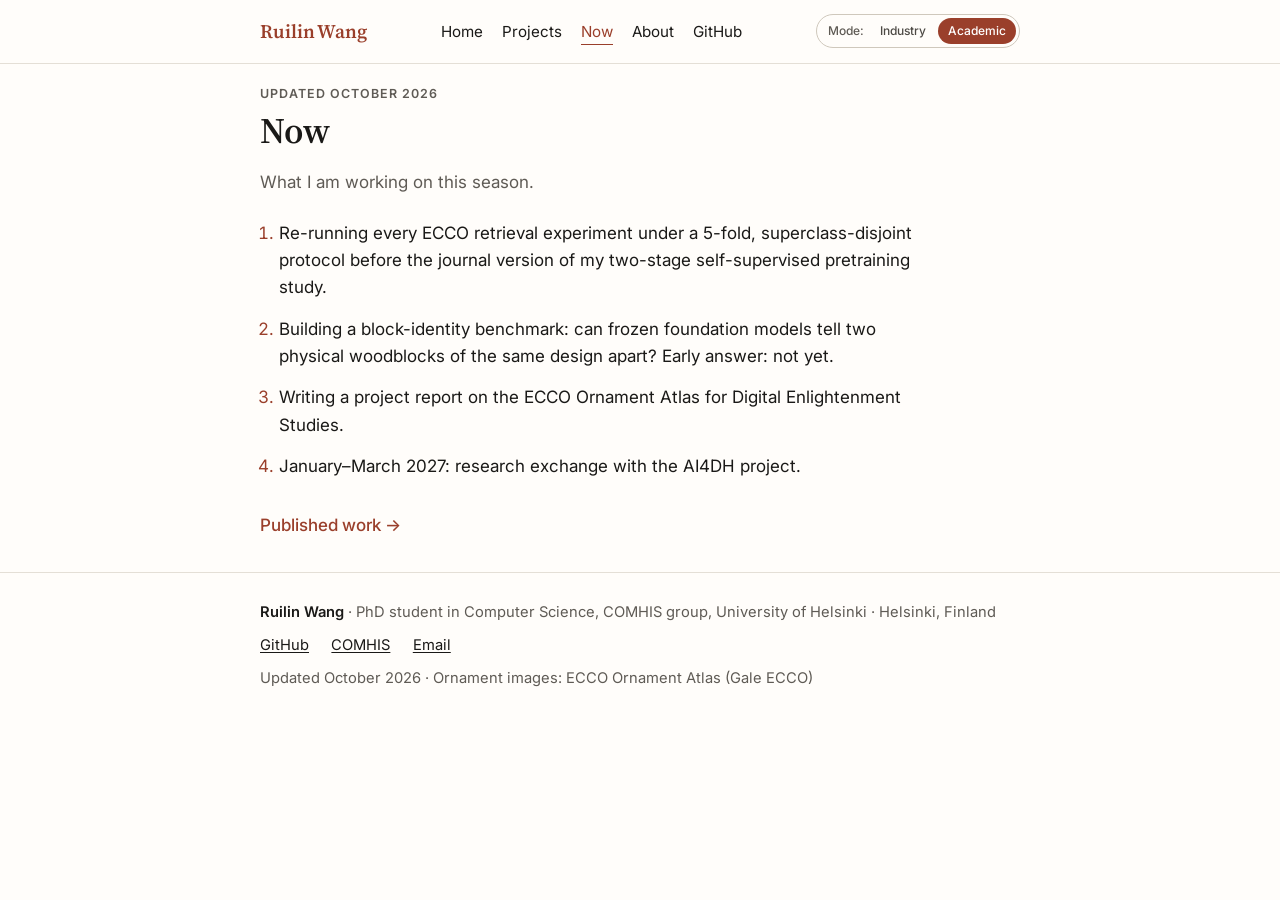
<file: now.html>
<!doctype html>
<html lang="en" data-mode="academic" data-page="now">
<head>
  <meta charset="utf-8">
  <meta name="viewport" content="width=device-width, initial-scale=1">
  <title>Now · Ruilin Wang</title>
  <meta name="description" content="What Ruilin Wang is working on this season: ECCO retrieval experiments, a block-identity benchmark, the ECCO Ornament Atlas report, and the AI4DH research exchange.">
  <meta property="og:type" content="website">
  <meta property="og:title" content="Now · Ruilin Wang">
  <meta property="og:description" content="What Ruilin Wang is working on this season. Updated October 2026.">
  <meta property="og:url" content="https://rainneko.github.io/now.html">
  <meta name="theme-color" content="#fffdfa">
  <link rel="icon" href="data:image/svg+xml,%3Csvg xmlns='http://www.w3.org/2000/svg' viewBox='0 0 64 64'%3E%3Crect width='64' height='64' rx='12' fill='%231a1917'/%3E%3Ctext x='32' y='46' font-family='Georgia,serif' font-size='40' font-weight='600' text-anchor='middle' fill='%23fffdfa'%3ER%3C/text%3E%3C/svg%3E">
  <link rel="preconnect" href="https://fonts.googleapis.com">
  <link rel="preconnect" href="https://fonts.gstatic.com" crossorigin>
  <link rel="stylesheet" href="https://fonts.googleapis.com/css2?family=Inter:wght@400;500;600&family=Inter+Tight:wght@400;500;600&family=Newsreader:ital,opsz,wght@0,6..72,400;0,6..72,500;1,6..72,400&family=Source+Serif+4:ital,opsz,wght@0,8..60,400..700;1,8..60,400&display=swap">
  <link rel="stylesheet" href="styles.css?v=07e850c9">
  <script src="data.js?v=31667af7"></script>
  <script src="site.js?v=b8eacb52"></script>
</head>
<body class="pc">
  <a class="skip" href="#main">Skip to content</a>

  <!-- Chrome for both modes; styles.css shows the one matching html[data-mode]. -->
  <header class="nav nav--job">
    <a class="nav__brand" href="index.html">Ruilin Wang</a>
    <div class="mode-pill" role="group" aria-label="Site mode">
      <span class="mode-pill__label">Mode:</span>
      <a href="index.html?mode=job" data-mode-set="job">Industry</a>
      <a href="academic.html?mode=academic" data-mode-set="academic">Academic</a>
    </div>
    <nav class="nav__links" aria-label="Sections">
      <a href="index.html#papers">Papers</a>
      <a href="index.html#built">Built</a>
      <a href="now.html" aria-current="true">Now</a>
      <a href="about.html">About</a>
      <a class="nav__gh" href="https://github.com/rainneko" aria-label="Ruilin Wang on GitHub">GitHub</a>
    </nav>
  </header>

  <header class="site-head">
    <div class="wrap nav-row">
      <a class="wordmark" href="academic.html">Ruilin Wang</a>
      <nav class="site-nav" aria-label="Site">
        <ul>
          <li><a href="academic.html">Home</a></li>
          <li><a href="academic.html#projects">Projects</a></li>
          <li><a href="now.html" aria-current="page">Now</a></li>
          <li><a href="about.html">About</a></li>
          <li><a href="https://github.com/rainneko">GitHub</a></li>
        </ul>
      </nav>
      <div class="mode-pill" role="group" aria-label="Site mode">
        <span class="mode-pill__label">Mode:</span>
        <a href="index.html?mode=job" data-mode-set="job">Industry</a>
        <a href="academic.html?mode=academic" data-mode-set="academic">Academic</a>
      </div>
    </div>
  </header>

  <main id="main">
    <section class="masthead" aria-labelledby="now-heading">
      <div class="wrap">
        <p class="kicker" data-render="now-updated" data-prefix="Updated "></p>
        <h1 id="now-heading" class="page-title">Now</h1>
        <p class="section-intro">What I am working on this season.</p>
        <ol class="now-list" data-render="now-acad"></ol>
        <!--ns:now--><noscript><ul class="ns-list"><li>Re-running every ECCO retrieval experiment under a 5-fold, superclass-disjoint protocol before the journal version of my two-stage self-supervised pretraining study.</li><li>Building a block-identity benchmark: can frozen foundation models tell two physical woodblocks of the same design apart? Early answer: not yet.</li><li>Writing a project report on the ECCO Ornament Atlas for Digital Enlightenment Studies.</li><li>January–March 2027: research exchange with the AI4DH project.</li></ul></noscript><!--/ns-->
        <p class="more spaced"><a href="academic.html#publications" class="m-acad">Published work →</a><a href="index.html#papers" class="m-job">Published work →</a></p>
      </div>
    </section>
  </main>

  <footer class="foot">
    <div class="foot__inner">
      <div class="thanks">
        <div class="word word--thanks" data-word="THANKS" data-lazy><span class="word__fallback">Thanks</span></div>
        <p class="thanks__cap">Decorated initials from the ECCO Ornament Atlas; each links to its class. The atlas has no decorated K, so K is a type letter set in a factotum.</p>
      </div>
      <p class="foot__who"><strong>Ruilin Wang</strong> · PhD student in Computer Science, COMHIS group, University of Helsinki · Helsinki, Finland</p>
      <nav class="foot__links" aria-label="Contact">
        <a href="https://github.com/rainneko" aria-label="Ruilin Wang on GitHub">GitHub</a>
        <a href="https://www.helsinki.fi/en/researchgroups/computational-history">COMHIS</a>
        <a href="mailto:ruilin.wang@helsinki.fi">Email</a>
      </nav>
      <p class="foot__small">Updated October 2026 · Ornament images: ECCO Ornament Atlas (Gale ECCO)</p>
    </div>
  </footer>
</body>
</html>
</file>
<file: styles.css>
/* Ruilin Wang — one stylesheet for both modes.
   html[data-mode="job"]      Industry: v3 "Split" palette and type (Inter Tight + Newsreader, deep green)
   html[data-mode="academic"] Academic: v4 "Classic+" palette and type (Inter + Source Serif 4, terracotta)
   body.pj = the job page layout (index.html); body.pc = the text-column pages (academic, about, now).
   Sections: 1 tokens · 2 shared base · 3 job page (from v3) · 4 column pages (from v4)
             5 chrome: navs, mode pill, footer · 6 decorated initials · 7 headpiece band · 8 pet · 9 motion */

/* ---------- 1. tokens ---------- */
:root {
  --panel-w: 45%;
  --gut: 16px;
  --gutter: 16px;
  --col: 760px;
  --radius: 6px;
  --ease: cubic-bezier(.65, 0, .35, 1);
  --ease-out: cubic-bezier(.22, 1, .36, 1);
  --paper: #fffefb;
}
html[data-mode="job"] {
  --bg: #faf8f4; --bg-2: #f3efe6; --cream: #f1ebdd;
  --ink: #15130f; --ink-2: #4a453d; --mute: #6b655c;
  --line: #e4ded2; --line-2: #cfc7b8;
  --accent: #2f5d4e; --accent-2: #234a3d; --accent-soft: #e2ebe5;
  --sans: "Inter Tight", "Inter", system-ui, -apple-system, "Segoe UI", Roboto, sans-serif;
  --serif: "Newsreader", "Iowan Old Style", "Palatino Linotype", Georgia, "Noto Serif SC", serif;
  --head-w: 500;
  /* v4 names */
  --muted: var(--mute); --rule: var(--line); --rule-strong: var(--line-2);
  --accent-hover: var(--accent-2); --focus: var(--accent); --status-bg: var(--accent-soft); --status-ink: var(--accent);
}
html[data-mode="academic"] {
  --bg: #fffdfa; --bg-2: #f6f3ee; --cream: #f6f3ee;
  --ink: #1a1917; --ink-2: #4d4a45; --mute: #5f5b55;
  --line: #e4dfd6; --line-2: #cfc8bc;
  --accent: #9a3f2b; --accent-2: #b9502f; --accent-soft: #f5e6e0;
  --sans: Inter, ui-sans-serif, system-ui, -apple-system, "Segoe UI", Roboto, "Helvetica Neue", Arial, sans-serif;
  --serif: "Source Serif 4", "Iowan Old Style", Georgia, "Times New Roman", serif;
  --head-w: 600;
  --muted: var(--mute); --rule: var(--line); --rule-strong: var(--line-2);
  --accent-hover: var(--accent-2); --focus: #2f5d4e; --status-bg: #eaf1ed; --status-ink: #2f5d4e;
}

/* ---------- 2. shared base ---------- */
*, *::before, *::after { box-sizing: border-box; }
html { -webkit-text-size-adjust: 100%; scroll-behavior: smooth; background: var(--bg); }
body {
  margin: 0;
  background: var(--bg);
  color: var(--ink);
  font-family: var(--sans);
  -webkit-font-smoothing: antialiased;
  -moz-osx-font-smoothing: grayscale;
  overflow-x: hidden;
}
html[data-mode="job"] body { font-size: 17px; line-height: 1.55; }
html[data-mode="academic"] body { font-size: 1.0625rem; line-height: 1.6; font-feature-settings: "kern", "liga", "calt"; }
:focus-visible { outline: 2px solid var(--focus); outline-offset: 3px; border-radius: 4px; }
.skip {
  position: absolute; left: 16px; top: -60px; z-index: 100;
  padding: 10px 14px; background: var(--ink); color: #fff; border-radius: 8px;
  text-decoration: none; font-weight: 500;
}
.skip:focus { top: 16px; }
.visually-hidden { position: absolute !important; width: 1px; height: 1px; overflow: hidden; clip: rect(0 0 0 0); white-space: nowrap; }
html:not(.js) .js-only { display: none !important; }
.ns-list { padding-left: 1.2rem; display: grid; gap: .8rem; margin: 0 0 1.5rem; }
.ns-list h3 { font-size: 1.1rem; margin: 0 0 .25rem; }
.ns-list p { margin: 0 0 .25rem; }

/* ---------- 3. job page (from v3_split, scoped to body.pj) ---------- */
.pj img { max-width: 100%; }
.pj a { color: var(--accent); }
::selection { background: var(--accent-soft); color: var(--ink); }
.nav { position: fixed; top: 12px; left: 12px; right: 12px; z-index: 40; display: flex; justify-content: center; align-items: center; gap: 10px; pointer-events: none; }
.nav__brand, .nav__links { pointer-events: auto; background: rgba(250, 248, 244, .84); -webkit-backdrop-filter: blur(14px) saturate(1.3); backdrop-filter: blur(14px) saturate(1.3); border: 1px solid rgba(21, 19, 15, .09); border-radius: 999px; box-shadow: 0 1px 2px rgba(21, 19, 15, .05), 0 6px 20px rgba(21, 19, 15, .05); }
.nav__brand { display: none; font-family: var(--serif); font-weight: 500; font-size: 19px; line-height: 1; letter-spacing: -.01em; color: var(--ink); text-decoration: none; padding: 10px 16px 11px; }
.nav__links { display: flex; gap: 2px; padding: 4px; max-width: 100%; }
.nav__links a { font-size: 13px; font-weight: 500; line-height: 1; color: var(--ink-2); text-decoration: none; padding: 10px 10px; border-radius: 999px; white-space: nowrap; transition: background .2s, color .2s; }
.nav__links a:hover { color: var(--ink); background: rgba(21, 19, 15, .06); }
.nav__links a[aria-current="true"] { color: var(--accent); background: var(--accent-soft); }
.pj .stage { position: relative; }
.pj .flow { position: relative; z-index: 1; }
.pj .sec { padding: 40px 0 56px; scroll-margin-top: 72px; }
.pj .sec--hero { padding-top: 84px; }
.pj .block { scroll-margin-top: 72px; }
.pj .sec__inner { width: 100%; padding: 0 var(--gut); }
.pj .sec__fig { display: block; margin: 0 var(--gut) 24px; }
.pj .sec__fig img { display: block; width: 100%; height: auto; aspect-ratio: 16 / 10; object-fit: cover; object-position: left top; border: 1px solid var(--line); border-radius: 12px; background: #fff; }
.pj .sec__fig--cream { background: var(--cream); border-radius: 12px; height: 200px; display: flex; align-items: center; justify-content: center; padding: 18px; }
.pj .sec__fig--cream img { width: 164px; height: 164px; max-width: 100%; aspect-ratio: auto; object-fit: contain; border: 0; border-radius: 0; background: transparent; }
.pj #about .sec__fig--cream img { width: 100%; }
.pj .sec__fig--zoom { overflow: hidden; aspect-ratio: 4 / 3; border: 1px solid var(--line); border-radius: 12px; background: #fff; }
.pj .sec__fig--zoom img { width: 170%; max-width: none; height: auto; aspect-ratio: auto; margin-top: -6.73%; border: 0; border-radius: 0; }
.pj .panel-wrap { display: none; }
.pj .eyebrow { margin: 0 0 18px; font-size: 14px; line-height: 1.45; font-weight: 500; color: var(--ink-2); }
.pj .eyebrow strong { color: var(--ink); font-weight: 600; }
.pj .hero__title { margin: 0 0 14px; font-family: var(--serif); font-weight: 500; font-size: clamp(31px, 3vw, 42px); line-height: 1.1; letter-spacing: -.015em; text-wrap: balance; }
.pj .hero__sub { margin: 0 0 16px; font-size: clamp(16.5px, 1.25vw, 18.5px); line-height: 1.55; color: var(--ink-2); max-width: 58ch; }
.pj .hero__cta { display: flex; flex-wrap: wrap; gap: 10px; margin: 0 0 22px; }
.pj .btn { display: inline-flex; align-items: center; gap: 7px; font-size: 14px; font-weight: 500; line-height: 1; padding: 13px 16px; border-radius: 999px; border: 1px solid var(--line-2); color: var(--ink); text-decoration: none; background: transparent; transition: background .2s, border-color .2s, color .2s, transform .2s; }
.pj .btn span { font-size: 13px; opacity: .8; }
.pj .btn:hover { background: var(--bg-2); border-color: var(--ink-2); }
.pj .btn--primary { background: var(--accent); border-color: var(--accent); color: #fff; }
.pj .btn--primary:hover { background: var(--accent-2); border-color: var(--accent-2); color: #fff; }
.pj .numbers { list-style: none; margin: 0 0 26px; padding: 18px 0 0; border-top: 1px solid var(--line); display: grid; grid-template-columns: repeat(3, minmax(0, 1fr)); gap: 16px; }
.pj .numbers li { display: flex; flex-direction: column; gap: 5px; min-width: 0; }
.pj .numbers strong { font-family: var(--serif); font-weight: 500; font-size: 32px; line-height: 1; letter-spacing: -.02em; color: var(--accent); font-variant-numeric: tabular-nums; }
.pj .numbers span { font-size: 12.5px; line-height: 1.35; color: var(--mute); }
.pj .sec__label { display: flex; align-items: baseline; gap: 10px; margin: 0 0 20px; padding-bottom: 12px; border-bottom: 1px solid var(--line); font: 600 12px/1 var(--sans); letter-spacing: .14em; text-transform: uppercase; color: var(--ink-2); }
.pj .sec__label::before { content: ""; width: 10px; height: 1px; align-self: center; background: var(--accent); }
.pj .sec__h { margin: 0; font: inherit; letter-spacing: inherit; text-transform: inherit; color: inherit; }
.pj .sec__meta { margin-left: auto; font-weight: 500; font-size: 12px; letter-spacing: .02em; text-transform: none; color: var(--mute); }
.pj .papers { list-style: none; margin: 0; padding: 0; display: grid; gap: 22px; }
.pj .paper__title { margin: 0 0 8px; font-family: var(--serif); font-weight: 500; font-size: 21px; line-height: 1.25; letter-spacing: -.01em; }
.pj .paper__title a, .pj .proj__name a { color: inherit; text-decoration: none; background-image: linear-gradient(currentColor, currentColor); background-size: 0 1px; background-position: 0 100%; background-repeat: no-repeat; transition: background-size .35s var(--ease); }
.pj .paper__title a:hover, .pj .proj__name a:hover { background-size: 100% 1px; }
.pj .paper__authors { margin: 0 0 4px; font-size: 14.5px; color: var(--ink-2); }
.pj .paper__authors strong { font-weight: 600; color: var(--ink); }
.pj .paper__venue { margin: 0 0 10px; font-size: 14px; color: var(--mute); }
.pj .paper__type { display: inline-block; margin-right: 6px; padding: 2px 7px 3px; border-radius: 999px; background: var(--accent-soft); color: var(--accent); font-size: 11px; font-weight: 600; letter-spacing: .06em; text-transform: uppercase; line-height: 1.2; vertical-align: 1px; }
.pj .paper__line { margin: 0 0 10px; font-size: 15.5px; line-height: 1.5; color: var(--ink-2); }
.pj .tags, .pj .stack { list-style: none; padding: 0; margin: 0 0 12px; display: flex; flex-wrap: wrap; gap: 6px; }
.pj .tags li, .pj .stack li, .pj .chip { font-size: 12px; font-weight: 500; line-height: 1.2; padding: 5px 9px; border-radius: 999px; background: var(--bg-2); border: 1px solid var(--line); color: var(--ink-2); }
.pj .chip--live { background: var(--accent-soft); border-color: transparent; color: var(--accent); }
.pj .links { display: flex; flex-wrap: wrap; gap: 6px 18px; margin: 0; font-size: 14px; font-weight: 500; }
.pj .links a { color: var(--accent); text-decoration: none; border-bottom: 1px solid transparent; overflow-wrap: anywhere; transition: border-color .2s; }
.pj .links a:hover { border-bottom-color: currentColor; }
.pj .links a span { opacity: .8; }
.pj .proj__kicker { display: flex; align-items: center; gap: 10px; margin: 0 0 12px; font-size: 13px; color: var(--mute); font-variant-numeric: tabular-nums; }
.pj .proj__name { margin: 0 0 14px; font-family: var(--serif); font-weight: 500; font-size: clamp(30px, 2.6vw, 38px); line-height: 1.1; letter-spacing: -.015em; }
.pj .proj__line { margin: 0 0 18px; font-size: 17px; line-height: 1.55; }
.pj .proj__bullets { list-style: none; margin: 0 0 18px; padding: 0; display: grid; gap: 8px; }
.pj .proj__bullets li { position: relative; padding-left: 18px; font-size: 15px; line-height: 1.5; color: var(--ink-2); }
.pj .proj__bullets li::before { content: ""; position: absolute; left: 0; top: .72em; width: 8px; height: 1px; background: var(--accent); }
.pj .proj__bullets code { font-family: ui-monospace, "SF Mono", Menlo, Consolas, monospace; font-size: 13.5px; color: var(--accent); background: var(--accent-soft); padding: 1px 5px; border-radius: 4px; }
.pj .stack { margin-bottom: 20px; }
.pj .now { list-style: none; margin: 0; padding: 0; display: grid; gap: 14px; }
.pj .now li { position: relative; padding-left: 26px; font-size: 16.5px; line-height: 1.5; }
.pj .now li::before { content: ""; position: absolute; left: 0; top: .55em; width: 10px; height: 10px; border-radius: 50%; border: 1.5px solid var(--accent); }
.pj .now li:first-child::before { background: var(--accent); }
.pj .path { list-style: none; margin: 0 0 28px; padding: 0; display: grid; gap: 18px; }
.pj .path li { display: grid; grid-template-columns: 1fr; gap: 4px; }
.pj .path__when { font: 600 12px/1.6 var(--sans); letter-spacing: .08em; text-transform: uppercase; color: var(--accent); }
.pj .path p { margin: 0; font-size: 15.5px; line-height: 1.5; color: var(--ink-2); }
.pj .about__para { margin: 0 0 24px; font-family: var(--serif); font-size: clamp(19px, 1.5vw, 21px); line-height: 1.45; letter-spacing: -.005em; }
.pj .about__pet { margin: 0; padding: 14px 16px; border-left: 2px solid var(--accent); border-radius: 0 10px 10px 0; background: var(--bg-2); font-size: 14.5px; line-height: 1.5; color: var(--ink-2); }
.foot { border-top: 1px solid var(--line); background: var(--bg); padding: 36px 0 140px; }
.foot__inner { max-width: 1280px; margin: 0 auto; padding: 0 var(--gut); display: flex; flex-wrap: wrap; gap: 14px 32px; align-items: baseline; justify-content: space-between; font-size: 14px; color: var(--mute); }
.foot__who { margin: 0; flex: 1 1 320px; }
.foot__who strong { color: var(--ink); font-weight: 600; }
.foot__links { display: flex; gap: 18px; }
.foot__links a { color: var(--accent); font-weight: 500; text-decoration: none; border-bottom: 1px solid transparent; }
.foot__links a:hover { border-bottom-color: currentColor; }
.foot__small { margin: 0; flex-basis: 100%; font-size: 13px; }
.js .pj .reveal { opacity: 0; transform: translateY(14px); transition: opacity .7s var(--ease-out), transform .7s var(--ease-out); transition-delay: calc(var(--i, 0) * 70ms); }
.js .pj .reveal.in { opacity: 1; transform: none; }
@media (min-width: 901px) {
  .nav { justify-content: space-between; top: 16px; left: 16px; right: 16px; }
  .nav__brand { display: inline-block; }
  .nav__links a { font-size: 14px; padding: 9px 12px; }
  .pj .btn { padding: 11px 15px; }
  .pj .sec__fig { display: none; }
  .pj .eyebrow { margin-bottom: 12px; font-size: 13.5px; }
  .pj .eyebrow__name { display: none; }
  .pj .panel-wrap { display: block; position: absolute; top: 0; bottom: 0; left: 0; width: var(--panel-w); z-index: 2; pointer-events: none; }
  .pj .panel { position: -webkit-sticky; position: sticky; top: 0; height: 100vh; height: 100dvh; width: 100%; overflow: hidden; background: var(--cream); box-shadow: inset -1px 0 0 rgba(21, 19, 15, .06); transition: transform .62s cubic-bezier(.65, 0, .35, 1); will-change: transform; }
  html.split-on .pj .stage.is-right .panel { transform: translateX(122.2222%); box-shadow: inset 1px 0 0 rgba(21, 19, 15, .06); }
  .pj .panel__layers { position: absolute; inset: 0; }
  .pj .layer { position: absolute; inset: 0; margin: 0; opacity: 0; background: var(--cream); --wipe: linear-gradient(to bottom, #000 0%, #000 44%, rgba(0, 0, 0, 0) 56%, rgba(0, 0, 0, 0) 100%); -webkit-mask-image: var(--wipe); mask-image: var(--wipe); -webkit-mask-size: 100% 300%; mask-size: 100% 300%; -webkit-mask-repeat: no-repeat; mask-repeat: no-repeat; -webkit-mask-position: 0 100%; mask-position: 0 100%; }
  .pj .layer.is-prev { opacity: 1; z-index: 1; -webkit-mask-position: 0 0; mask-position: 0 0; transition: -webkit-mask-position 1.1s var(--ease), mask-position 1.1s var(--ease); }
  .pj .layer.is-active { opacity: 1; z-index: 2; -webkit-mask-position: 0 0; mask-position: 0 0; transition: -webkit-mask-position 1.1s var(--ease), mask-position 1.1s var(--ease); }
  .pj .layer img { transform: scale(1.035); transform-origin: 50% 40%; }
  .pj .layer.is-active img, .pj .layer.is-prev img { transform: none; }
  .pj .layer.is-active img { transition: transform 1.6s var(--ease-out); }
  .pj .layer--photo img, .pj .layer--photo.is-active img { transform: none; transition: none; }
  .pj .panel::after { content: ""; position: absolute; inset: 0; z-index: 5; background: var(--cream); transform: translateX(-101%); pointer-events: none; }
  .pj .panel.sweep-r::after { animation: panelSweepR .62s cubic-bezier(.65, 0, .35, 1) both; }
  .pj .panel.sweep-l::after { animation: panelSweepL .62s cubic-bezier(.65, 0, .35, 1) both; }
  @keyframes panelSweepR { 0% { transform: translateX(-101%); } 45%, 55% { transform: translateX(0); } 100% { transform: translateX(101%); } }
  @keyframes panelSweepL { 0% { transform: translateX(101%); } 45%, 55% { transform: translateX(0); } 100% { transform: translateX(-101%); } }
  .no-wipe .pj .panel, .no-wipe .pj .layer, .no-wipe .pj .layer img, .no-wipe .pj .panel__index { transition: none !important; }
  .pj .layer--shot { background: #fff; }
  .pj .layer__shot { display: block; width: 100%; height: 100%; object-fit: cover; object-position: left top; }
  .pj .layer__win { position: absolute; left: 0; right: 0; top: 68px; bottom: 0; overflow: hidden; -webkit-mask-image: linear-gradient(to right, #000 82%, rgba(0, 0, 0, 0) 100%); mask-image: linear-gradient(to right, #000 82%, rgba(0, 0, 0, 0) 100%); }
  .pj .layer__shot--app { position: absolute; left: 0; top: -6.76%; height: 106.76%; }
  .pj .layer__shot--center { object-position: 50% 50%; }
  .pj .layer__shot--reader { object-position: 35% 50%; }
  .pj .layer--cream { display: grid; place-items: center; padding: 0 0 56px; }
  .pj .layer__orn { width: min(64%, 500px); height: auto; opacity: .94; -webkit-mask-image: radial-gradient(circle at 50% 50%, #000 52%, rgba(0, 0, 0, 0) 100%); mask-image: radial-gradient(circle at 50% 50%, #000 52%, rgba(0, 0, 0, 0) 100%); }
  .pj .layer__orn--wide { width: min(78%, 640px); -webkit-mask-image: radial-gradient(ellipse at 50% 50%, #000 58%, rgba(0, 0, 0, 0) 100%); mask-image: radial-gradient(ellipse at 50% 50%, #000 58%, rgba(0, 0, 0, 0) 100%); }
  .pj .layer figcaption { position: absolute; left: 0; right: 0; bottom: 0; padding: 120px 112px 26px 28px; font-size: 13px; font-weight: 500; line-height: 1.4; letter-spacing: .01em; color: #fff; background: linear-gradient(to top, rgba(21, 19, 15, .9) 0, rgba(21, 19, 15, .82) 40px, rgba(21, 19, 15, 0)); pointer-events: none; }
  .pj .layer--cream figcaption { color: var(--ink-2); background: none; padding-top: 26px; }
  .pj .panel__index { position: absolute; right: 28px; bottom: 26px; z-index: 3; font-family: var(--serif); font-size: 13px; line-height: 1.4; letter-spacing: .04em; color: rgba(255, 255, 255, .88); font-variant-numeric: tabular-nums; pointer-events: none; transition: color .5s var(--ease); }
  .pj .panel.is-cream .panel__index { color: var(--ink-2); }
  .pj .sec { position: relative; min-height: 100vh; min-height: 100dvh; display: flex; align-items: center; padding: 14vh 0; scroll-margin-top: 0; }
  .pj .block { scroll-margin-top: 0; }
  .pj .sec[data-side] { padding-left: var(--panel-w); }
  html.split-on .pj .sec[data-side="right"] { padding-left: 0; padding-right: var(--panel-w); }
  .pj .sec--hero { align-items: flex-start; padding-top: clamp(84px, 10vh, 120px); }
  .pj .sec__inner { width: 100%; max-width: calc(620px + 2 * var(--gut)); padding: 0 var(--gut); }
  .pj .sec__inner--wide { max-width: calc(700px + 2 * var(--gut)); }
  .pj .numbers { gap: 24px; }
  .pj .numbers strong { font-size: 36px; }
  .pj .numbers span { font-size: 13px; }
  .pj .path li { grid-template-columns: 124px 1fr; gap: 16px; }
  .pj .path__when { padding-top: 3px; }
  .foot { padding: 44px 0 150px; }
  .foot__inner { padding: 0 clamp(24px, 4vw, 48px); }
}
@media (min-width: 901px) and (max-height: 820px) {
  .pj .sec--hero { padding-top: 64px; }
  .pj .hero__title { font-size: clamp(30px, 2.8vw, 38px); margin-bottom: 12px; }
  .pj .hero__sub { margin-bottom: 12px; }
  .pj .hero__cta { margin-bottom: 16px; }
  .pj .numbers { padding-top: 12px; margin-bottom: 18px; gap: 20px; }
  .pj .numbers strong { font-size: 30px; }
  .pj .sec--hero .sec__label { margin-bottom: 16px; padding-bottom: 10px; }
  .pj .papers { gap: 18px; }
}
@media (prefers-reduced-motion: reduce) {
  .js .pj .reveal { opacity: 1; transform: none; transition: none; }
  .pj .panel, .pj .panel__index { transition: none; }
  .pj .panel::after { display: none; animation: none !important; }
  .pj .layer.is-active, .pj .layer.is-prev { transition: none; }
  .pj .layer img, .pj .layer.is-active img { transform: none; transition: none; }
  .pj .btn, .nav__links a, .pj .links a, .pj .paper__title a, .pj .proj__name a { transition: none; }
}


/* ---------- 4. column pages (from v4_classic, scoped to body.pc) ---------- */
.pc h1, .pc h2, .pc h3, .pc h4 { font-family: var(--serif); font-weight: 600; line-height: 1.2; margin: 0; letter-spacing: -0.005em; overflow-wrap: anywhere; }
.pc h1 { font-size: 2.25rem; }
.pc h2 { font-size: 1.625rem; }
.pc h3 { font-size: 1.2rem; }
.pc p { margin: 0 0 1rem; }
.pc p:last-child { margin-bottom: 0; }
.pc a { color: var(--accent); text-decoration: underline; text-decoration-thickness: 1px; text-underline-offset: 0.16em; text-decoration-color: color-mix(in srgb, var(--accent) 45%, transparent); transition: color 120ms ease, text-decoration-color 120ms ease; }
.pc a:hover { color: var(--accent-hover); text-decoration-color: currentColor; }
.pc img { display: block; max-width: 100%; height: auto; }
.pc ul, .pc ol { margin: 0; padding: 0; }
.pc .wrap { max-width: calc(var(--col) + 2 * var(--gutter)); margin-inline: auto; padding-inline: var(--gutter); }
.pc .kicker { font-family: var(--sans); font-size: 0.78rem; font-weight: 600; letter-spacing: 0.08em; text-transform: uppercase; color: var(--muted); margin-bottom: 0.35rem; }
.pc .muted { color: var(--muted); }
.pc [id] { scroll-margin-top: 1.5rem; }
.site-head { border-bottom: 1px solid var(--rule); background: var(--bg); }
.nav-row { display: flex; flex-wrap: wrap; align-items: center; justify-content: space-between; gap: 0.5rem 1.5rem; padding-block: 0.9rem; }
.wordmark { font-family: var(--serif); font-weight: 600; font-size: 1.2rem; color: var(--ink); text-decoration: none; letter-spacing: -0.005em; }
.wordmark:hover { color: var(--accent); }
.site-nav ul { display: flex; flex-wrap: wrap; gap: 0.2rem 1.2rem; list-style: none; }
.site-nav a { color: var(--ink); text-decoration: none; font-size: 0.95rem; padding-block: 0.2rem; border-bottom: 1px solid transparent; }
.site-nav a:hover { color: var(--accent); border-bottom-color: currentColor; }
.site-nav a[aria-current="page"] { color: var(--accent); border-bottom-color: var(--accent); }
.pc .masthead { padding-block: 1.25rem 0; }
.pc .masthead h1 { margin-bottom: 0.3rem; }
.pc .masthead .page-title { margin-bottom: 1rem; }
.pc .meta { color: var(--muted); font-size: 0.95rem; margin-bottom: 0.9rem; }
.pc .meta a { color: inherit; }
.pc .meta a:hover { color: var(--accent); }
.pc .headline { font-family: var(--serif); font-weight: 600; font-size: clamp(1.5rem, 1.1rem + 1.4vw, 1.9rem); line-height: 1.2; letter-spacing: -0.008em; margin-bottom: 0.6rem; text-wrap: balance; }
.pc .subline { font-size: 1.1rem; line-height: 1.5; color: var(--ink); max-width: 40em; margin-bottom: 0.9rem; }
.pc .link-row { list-style: none; display: flex; flex-wrap: wrap; align-items: center; gap: 0.45rem 1.1rem; font-size: 0.92rem; margin-bottom: 0.9rem; }
.pc .link-row .btn { display: inline-block; padding: 0.3rem 0.75rem; border: 1px solid var(--accent); border-radius: 999px; color: var(--accent); font-weight: 500; text-decoration: none; line-height: 1.4; transition: background-color 120ms ease, color 120ms ease; }
.pc .link-row .btn:hover, .pc .link-row .btn:focus-visible { background: var(--accent); color: #fff; }
.pc .numbers { display: flex; flex-wrap: wrap; gap: 0.5rem 2.25rem; margin: 0; padding: 0.65rem 0; border-top: 1px solid var(--rule); border-bottom: 1px solid var(--rule); }
.pc .numbers div { min-width: 0; }
.pc .numbers dt { font-family: var(--serif); font-size: 1.45rem; font-weight: 600; line-height: 1.1; font-variant-numeric: lining-nums tabular-nums; }
.pc .numbers dd { margin: 0.1rem 0 0; font-size: 0.8rem; color: var(--muted); line-height: 1.35; }
.pc .bio { font-family: var(--serif); font-size: 1.1rem; line-height: 1.55; }
.pc .bio + .more { margin-top: 0.75rem; }
.pc .more a { text-decoration: none; font-weight: 500; }
.pc .more a:hover { text-decoration: underline; }
.pc .more .sep { color: var(--muted); padding-inline: 0.5rem; }
.pc .more.spaced { margin-top: 2rem; }
.pc .section { padding-block: 1.25rem 2.5rem; }
.pc .section > .wrap > h2, .pc .page-title { margin-bottom: 1.25rem; }
.pc .section + .section > .wrap::before { content: ""; display: block; border-top: 1px solid var(--rule); margin-bottom: 2.5rem; }
.pc .section-intro { color: var(--muted); max-width: 40em; margin-bottom: 1.5rem; }
.pc .pubs { list-style: none; display: grid; gap: 1.75rem; }
.pc .pub { padding-left: 1.1rem; border-left: 2px solid var(--rule-strong); }
.pc .pub-title { font-size: 1.22rem; margin-bottom: 0.4rem; line-height: 1.3; }
.pc .pub-title a { color: var(--ink); text-decoration-color: rgba(26, 25, 23, 0.25); }
.pc .pub-title a:hover { color: var(--accent); }
.pc .pub-authors { font-size: 0.95rem; margin-bottom: 0.15rem; }
.pc .pub-authors strong { font-weight: 600; }
.pc .pub-venue { font-family: var(--serif); font-style: italic; font-size: 1rem; color: var(--muted); margin-bottom: 0.6rem; }
.pc .pub-line { margin-bottom: 0.5rem; }
.pc .pub-links { font-size: 0.92rem; margin-bottom: 0.6rem; }
.pc .pub-links .sep { color: var(--muted); padding-inline: 0.35rem; }
.pc .tags { list-style: none; display: flex; flex-wrap: wrap; gap: 0.4rem; }
.pc .tags li { font-size: 0.76rem; color: #4d4a45; background: var(--bg-2); border: 1px solid var(--rule); border-radius: 999px; padding: 0.12rem 0.6rem; line-height: 1.5; }
.pc .cards { display: grid; grid-template-columns: repeat(3, 1fr); gap: 1.25rem; }
.pc .card { position: relative; display: flex; flex-direction: column; border: 1px solid var(--rule); border-radius: var(--radius); background: #fff; overflow: hidden; min-width: 0; transition: border-color 150ms ease, box-shadow 150ms ease; }
.pc .card:hover { border-color: var(--rule-strong); box-shadow: 0 6px 20px -12px rgba(26, 25, 23, 0.3); }
.pc .card-body h3 a::after { content: ""; position: absolute; inset: 0; }
.pc .card-links { position: relative; z-index: 1; }
.pc .card:has(h3 a:focus-visible) { outline: 2px solid var(--focus); outline-offset: 2px; }
@supports selector(:has(a)) {
  .pc .card h3 a:focus-visible { outline: none; }
}
.pc .card-media { display: block; aspect-ratio: 16 / 10; overflow: hidden; border-bottom: 1px solid var(--rule); background: var(--bg-2); }
.pc .card-media img { width: 100%; height: 100%; object-fit: cover; object-position: top; transition: transform 400ms ease; }
.pc .card:hover .card-media img { transform: scale(1.03); }
.pc .card-body { padding: 0.9rem 1rem 1rem; display: flex; flex-direction: column; gap: 0.4rem; flex: 1; }
.pc .card-body h3 { font-size: 1.12rem; }
.pc .card-body h3 a { color: var(--ink); text-decoration: none; }
.pc .card-body h3 a:hover { color: var(--accent); text-decoration: underline; }
.pc .card-body p { font-size: 0.9rem; line-height: 1.5; margin: 0; }
.pc .card-body [lang="zh-Hans"] { white-space: nowrap; }
.pc .card-links { margin-top: auto !important; padding-top: 0.4rem; font-size: 0.88rem; }
.pc .card-links .sep { color: var(--muted); padding-inline: 0.3rem; }
.pc .status { display: inline-block; font-size: 0.74rem; font-weight: 600; letter-spacing: 0.06em; text-transform: uppercase; color: var(--focus); background: #eaf1ed; border-radius: 999px; padding: 0.1rem 0.55rem; line-height: 1.6; align-self: flex-start; }
.pc .bullets { padding-left: 1.2rem; margin-bottom: 1rem; }
.pc .bullets li { margin-bottom: 0.35rem; }
.pc .bullets li::marker { color: var(--accent); }
.pc .now-list { padding-left: 1.2rem; display: grid; gap: 0.9rem; max-width: 40em; }
.pc .now-list li::marker { color: var(--accent); }
.pc .path { list-style: none; display: grid; gap: 1.25rem; margin-bottom: 0.5rem; }
.pc .path li { display: grid; grid-template-columns: 9rem 1fr; gap: 0.25rem 1.25rem; align-items: baseline; }
.pc .path .when { font-family: var(--sans); font-size: 0.8rem; font-weight: 600; letter-spacing: 0.06em; text-transform: uppercase; color: var(--muted); padding-top: 0.25rem; }
.pc .path .what { margin: 0; }
@media (max-width: 720px) {
  .pc .cards { grid-template-columns: 1fr; }
  .pc .card-media { aspect-ratio: 16 / 9; }
}
@media (max-width: 600px) {
  .pc h1 { font-size: 1.9rem; }
  .pc h2 { font-size: 1.45rem; }
  .pc .masthead { padding-block: 1rem 0; }
  .pc .meta { font-size: 0.9rem; line-height: 1.5; margin-bottom: 0.75rem; }
  .pc .subline { font-size: 1rem; margin-bottom: 0.75rem; }
  .pc .link-row { font-size: 0.9rem; gap: 0.4rem 1rem; margin-bottom: 0.75rem; }
  .pc .bio { font-size: 1.04rem; }
  .pc .numbers { display: grid; grid-template-columns: repeat(3, 1fr); gap: 0 0.75rem; padding: 0.55rem 0; }
  .pc .numbers dt { font-size: 1.3rem; }
  .pc .numbers dd { font-size: 0.76rem; line-height: 1.3; }
  .pc .pub { padding-left: 0.9rem; }
  .pc .pub-title { font-size: 1.12rem; }
  .pc .path li { grid-template-columns: 1fr; gap: 0.15rem; }
  .pc .path .when { padding-top: 0; }
  .pc .section { padding-block: 1rem 2rem; }
  .pc .section + .section > .wrap::before { margin-bottom: 2rem; }
}
@media (prefers-reduced-motion: reduce) {
  .pc .card-media img, .pc a { transition: none; }
  .pc .card:hover .card-media img { transform: none; }
}
@media print {
  .site-head { display: none; }
  .pc a { color: var(--ink); text-decoration: none; }
  .pc .pub-links a::after { content: " (" attr(href) ")"; font-size: 0.85em; color: var(--muted); }
}


/* ---------- 3b. job page additions ---------- */
.pj .about__pet { display: flex; flex-wrap: wrap; align-items: center; gap: 10px 14px; }
.pj .about__pet p { margin: 0; flex: 1 1 18em; }
.pj .about__more { margin: 18px 0 0; font-size: 14px; font-weight: 500; }
.pj .about__more a { text-decoration: none; }
.pj .about__more a:hover { text-decoration: underline; }
/* the decorated-initial figures that replace the R and the tailpiece */
.pj .sec__fig--word { height: auto; flex-direction: column; gap: 12px; padding: 22px 12px 14px; }
.pj .sec__fig--word .word { --ts: 84px; --tg: 10px; }
.pj .sec__fig--word figcaption { font-size: 12.5px; line-height: 1.4; color: var(--mute); text-align: center; max-width: 34ch; }
.pj .sec__fig .tile img {
  width: 100%; height: 100%; aspect-ratio: auto; object-fit: contain;
  border: 0; border-radius: 0; background: transparent;
}
.pj .layer--word { padding-bottom: 96px; }
.pj .layer--word figcaption { padding-right: 96px; }
.pj .word--panel { --ts: clamp(118px, 10.5vw, 168px); --tg: clamp(12px, 1.4vw, 20px); }
.pj .word--panel.word--two { --ts: clamp(140px, 13vw, 200px); }
.pj .layer.is-active .tile a { pointer-events: auto; }
.pj .layer .tile img { transform: none; }

@media (max-width: 900px) {
  /* the floating nav scrolls away on a phone and makes room for the mode pill */
  .nav { position: absolute; flex-direction: column; gap: 8px; }
  .pj .sec--hero { padding-top: 120px; }
}

/* ---------- 4b. column pages additions ---------- */
.pc .masthead--compact { padding-top: 1.1rem; }
.pc .eyebrow { margin: 0 0 .3rem; font-size: .92rem; line-height: 1.5; color: var(--muted); }
.pc .eyebrow strong { color: var(--ink); font-weight: 600; }
.pc .eyebrow a { color: inherit; }
.pc .masthead--compact .headline { font-size: clamp(1.6rem, 1.15rem + 1.6vw, 2.1rem); margin: 0 0 .55rem; }
.pc .status { color: var(--status-ink); background: var(--status-bg); }
html[data-mode="job"] .pc h1, html[data-mode="job"] .pc h2, html[data-mode="job"] .pc h3 { font-weight: 500; }
html[data-mode="job"] .pc main { padding-top: 64px; }
html[data-mode="job"] .m-acad, html[data-mode="academic"] .m-job { display: none; }
.pc .pet-note p { margin: 0; flex: 1 1 18em; }

/* the atlas, as a small framed window beside the publications (wide screens only) */
.pc .wrap--pubs { position: relative; }
.atlas-win { display: none; }
@media (min-width: 1400px) {
  .atlas-win {
    display: block;
    position: absolute;
    top: 3.4rem;
    left: calc(100% + 28px);
    width: min(272px, calc((100vw - 792px) / 2 - 48px));
    margin: 0;
  }
  .atlas-win__frame {
    display: block;
    aspect-ratio: 4 / 3;
    overflow: hidden;
    border-radius: 10px;
    border: 1px solid var(--rule);
    background: #fff;
    box-shadow: 0 1px 2px rgba(26, 25, 23, .06), 0 10px 28px -14px rgba(26, 25, 23, .35);
    transition: box-shadow .2s ease;
  }
  .atlas-win__frame:hover { box-shadow: 0 1px 2px rgba(26, 25, 23, .08), 0 14px 32px -12px rgba(26, 25, 23, .45); }
  .pc .atlas-win img { width: 165%; max-width: none; height: auto; margin-top: -6.6%; }
  .atlas-win figcaption { margin-top: .5rem; font-size: .8rem; line-height: 1.4; color: var(--muted); }
}

/* ---------- 5. chrome: navs, mode pill, footer ---------- */
html[data-mode="academic"] .nav--job { display: none; }
html[data-mode="job"] .site-head { display: none; }

.mode-pill {
  display: inline-flex;
  align-items: center;
  gap: 2px;
  padding: 3px;
  border-radius: 999px;
  border: 1px solid var(--line-2);
  background: var(--bg);
  font: 500 12.5px/1 var(--sans);
  white-space: nowrap;
}
.mode-pill__label { padding: 0 4px 0 8px; color: var(--mute); }
.mode-pill a {
  padding: 7px 10px;
  border-radius: 999px;
  color: var(--ink-2);
  text-decoration: none;
  border: 0;
}
.mode-pill a:hover { color: var(--ink); background: rgba(21, 19, 15, .06); }
html[data-mode="job"] .mode-pill [data-mode-set="job"],
html[data-mode="academic"] .mode-pill [data-mode-set="academic"] { background: var(--accent); color: #fff; }
.nav .mode-pill {
  pointer-events: auto;
  background: rgba(250, 248, 244, .84);
  -webkit-backdrop-filter: blur(14px) saturate(1.3);
  backdrop-filter: blur(14px) saturate(1.3);
  border-color: rgba(21, 19, 15, .09);
  box-shadow: 0 1px 2px rgba(21, 19, 15, .05), 0 6px 20px rgba(21, 19, 15, .05);
}
.site-head .nav-row { position: relative; }
.site-head .mode-pill { font-size: 12px; }
@media (max-width: 600px) {
  /* on a phone the pill sits on the wordmark's row, the links wrap below */
  .site-head .nav-row { padding-right: calc(var(--gutter) + 170px); }
  .site-head .site-nav { margin-right: calc(-170px); }
  .site-head .mode-pill { position: absolute; right: var(--gutter); top: .7rem; }
  .site-head .mode-pill__label { display: none; }
}

.foot__small { color: var(--mute); }
html[data-mode="academic"] .thanks { display: none; }
.thanks { flex: 1 1 100%; display: flex; flex-wrap: wrap; align-items: flex-end; gap: 12px 24px; margin-bottom: 8px; }
.thanks__cap { margin: 0; flex: 1 1 16em; font-size: 12.5px; line-height: 1.45; color: var(--mute); max-width: 40ch; }
.word--thanks { --ts: 64px; --tg: 8px; }
.word--thanks .word__tiles { justify-content: flex-start; }

html[data-mode="academic"] .foot {
  border-top: 1px solid var(--rule);
  margin-top: 2rem;
  padding: 1.75rem 0 2.25rem;
  background: var(--bg);
}
html[data-mode="academic"] .foot__inner {
  display: block;
  max-width: calc(var(--col) + 2 * var(--gutter));
  margin: 0 auto;
  padding: 0 var(--gutter);
  font-size: .92rem;
  color: var(--muted);
}
html[data-mode="academic"] .foot__who { margin: 0 0 .6rem; }
html[data-mode="academic"] .foot__who strong { color: var(--ink); font-weight: 600; }
html[data-mode="academic"] .foot__links { flex-wrap: wrap; gap: .3rem 1.4rem; margin-bottom: .6rem; }
html[data-mode="academic"] .foot__links a { color: var(--ink); font-weight: 400; text-decoration: underline; text-underline-offset: .16em; border: 0; }
html[data-mode="academic"] .foot__links a:hover { color: var(--accent); }
html[data-mode="academic"] .foot__small { font-size: .92rem; color: var(--muted); }

/* ---------- 6. decorated initials (MOI · HI · THANKS) ---------- */
.word { --ts: 96px; --tg: 12px; }
.word__tiles { list-style: none; margin: 0; padding: 0; display: flex; gap: var(--tg); justify-content: center; }
.word__fallback { font-family: var(--serif); font-size: calc(var(--ts) * .7); line-height: 1; letter-spacing: .08em; color: var(--ink); }
.tile { width: var(--ts); height: var(--ts); flex: none; }
.tile > a, .tile--type {
  display: flex;
  align-items: center;
  justify-content: center;
  width: 100%;
  height: 100%;
  padding: 7%;
  background: var(--paper);
  border: 1px solid var(--line-2);
  border-radius: 3px;
  box-shadow: 0 1px 2px rgba(21, 19, 15, .06), 0 8px 18px -10px rgba(21, 19, 15, .3);
  transition: transform .25s var(--ease-out), box-shadow .25s ease;
}
.tile > a:hover { transform: translateY(-2px); box-shadow: 0 1px 2px rgba(21, 19, 15, .08), 0 12px 22px -10px rgba(21, 19, 15, .4); }
.tile__in { position: relative; display: block; height: 100%; max-width: 100%; aspect-ratio: var(--ar, 1); }
.tile img { display: block; width: 100%; height: 100%; max-width: none; object-fit: contain; mix-blend-mode: multiply; }
.tile__type {
  position: absolute;
  display: flex;
  align-items: center;
  justify-content: center;
  background: #fff;
  font-family: var(--serif);
  font-weight: 500;
  font-size: calc(var(--ts) * .25);
  line-height: 1;
  color: #141210;
}
.tile--type .tile__in { display: flex; align-items: center; justify-content: center; width: 100%; }
.tile--type .tile__type { position: static; background: none; font-size: calc(var(--ts) * .6); }

/* ---------- 7. headpiece band (academic) ---------- */
.hp-band {
  position: relative;
  overflow: hidden;
  margin: 1rem 0 .5rem;
  -webkit-mask-image: linear-gradient(90deg, transparent 0%, #000 14%, #000 86%, transparent 100%);
  mask-image: linear-gradient(90deg, transparent 0%, #000 14%, #000 86%, transparent 100%);
}
.hp-band__track { display: flex; width: max-content; animation: hp-drift 110s linear infinite; will-change: transform; }
.hp-band__set { display: flex; align-items: center; list-style: none; margin: 0; padding: 0 36px 0 0; gap: 36px; }
.pc .hp-band img { display: block; height: 62px; width: auto; max-width: none; mix-blend-mode: multiply; opacity: .78; transition: opacity .2s ease; }
.pc .hp-band a { display: block; }
.hp-band__word { display: flex; gap: 6px; }
.pc .hp-band .hp-band__letter { position: relative; display: block; width: 50px; height: 50px; overflow: hidden; border-radius: 2px; box-shadow: inset 0 0 0 1px rgba(21, 19, 15, .12); }
.pc .hp-band .hp-band__letter img { width: 100%; height: 100%; object-fit: cover; }
.hp-band__type { position: absolute; inset: 0; display: grid; place-items: center; font-family: var(--serif); font-size: 22px; color: var(--ink); }
.pc .hp-band a:hover img, .pc .hp-band a:focus-visible img { opacity: 1; }
.hp-band:hover .hp-band__track, .hp-band:focus-within .hp-band__track { animation-play-state: paused; }
@keyframes hp-drift { from { transform: translate3d(0, 0, 0); } to { transform: translate3d(-50%, 0, 0); } }
.hp-band + .section { padding-top: .75rem; }

/* ---------- 8. desk pet (created by pet.js) ---------- */
.pet {
  position: fixed;
  left: 0;
  bottom: 0;
  width: 104px;
  height: 113px;
  z-index: 60;
  cursor: grab;
  touch-action: none;
  user-select: none;
  -webkit-user-select: none;
  -webkit-touch-callout: none;
  will-change: transform;
}
.pet img { display: block; width: 100%; height: 100%; pointer-events: none; -webkit-user-drag: none; }
.pet.is-dragging { cursor: grabbing; }
.pet.is-hopping img { animation: pet-hop .82s ease-out; }
.pet:focus-visible { outline-offset: 0; border-radius: 10px; }
.pet.is-zoned { opacity: 0; pointer-events: none; transition: opacity .45s ease; }
.pet.is-zoned.is-on { opacity: 1; pointer-events: auto; }
@keyframes pet-hop {
  0% { transform: translateY(0); } 35% { transform: translateY(-30px); } 70% { transform: translateY(0); }
  82% { transform: translateY(-6px); } 100% { transform: translateY(0); }
}
body.has-pet { padding-bottom: 130px; }
.pet-toggle {
  flex: none;
  font: inherit;
  font-size: .85rem;
  color: var(--ink);
  background: var(--bg);
  border: 1px solid var(--line-2);
  border-radius: 999px;
  padding: .25rem .7rem;
  cursor: pointer;
}
.pet-toggle:hover { border-color: var(--accent); color: var(--accent); }
.pet-toggle[aria-pressed="true"] { background: var(--ink); color: var(--bg); border-color: var(--ink); }
.pc .pet-static { width: 72px; height: 78px; flex: none; }

/* ---------- responsive ---------- */
@media (max-width: 600px) {
  .pet { width: 80px; height: 87px; }
  body.has-pet { padding-bottom: 104px; }
  .word--thanks { --ts: 50px; --tg: 6px; }
  .pc .hp-band img { height: 46px; }
  .pc .hp-band .hp-band__letter { width: 38px; height: 38px; }
  .hp-band__set { gap: 24px; padding-right: 24px; }
  html[data-mode="job"] .pc main { padding-top: 104px; }
}

/* ---------- 9. motion & print ---------- */
@media (prefers-reduced-motion: reduce) {
  html { scroll-behavior: auto; }
  .hp-band { overflow-x: auto; }
  .hp-band__track { animation: none; }
  .hp-band__set[aria-hidden] { display: none; }
  .tile > a, .pet.is-zoned { transition: none; }
  .tile > a:hover { transform: none; }
  .pet.is-hopping img { animation: none; }
}
@media print {
  .nav, .site-head, .skip, .pet, .pet-toggle, .hp-band, .mode-pill, .thanks, .atlas-win { display: none !important; }
  body { padding-bottom: 0; }
}

/* ---------- late fixes ---------- */
.pc .wordmark { text-decoration: none; }
/* sits directly under the bio, so the wolf is explained on the first screen */
.pc .pet-note {
  margin-top: 1.25rem;
  padding: .9rem 1.1rem;
  border: 1px dashed var(--rule-strong);
  border-radius: var(--radius);
  background: var(--bg-2);
  display: flex;
  flex-wrap: wrap;
  align-items: center;
  gap: .75rem 1rem;
  font-size: .95rem;
}
html[data-mode="job"] .pc .nav a, html[data-mode="job"] .pc .foot a, .pc .mode-pill a { text-decoration: none; }
.layer figcaption em, .sec__fig figcaption em { margin-right: .12em; }
html[data-mode="job"] .pc .foot { margin-top: 3rem; }

/* ---------- atlas mosaic: real crops instead of page screenshots ---------- */
.mosaic { position: relative; overflow: hidden; background: var(--cream); }
.mosaic__grid { display: grid; grid-template-columns: repeat(6, 1fr); grid-auto-rows: var(--mos-row, 64px); grid-auto-flow: dense; gap: 10px; padding: 18px;
  -webkit-mask-image: radial-gradient(ellipse 62% 60% at 50% 50%, #000 50%, rgba(0, 0, 0, 0) 100%); mask-image: radial-gradient(ellipse 62% 60% at 50% 50%, #000 50%, rgba(0, 0, 0, 0) 100%); }
.mosaic__tile { display: block; overflow: hidden; background: #fbf8f1; border: 1px solid rgba(21, 19, 15, .14); border-radius: 2px; box-shadow: 0 1px 2px rgba(21, 19, 15, .06), 0 6px 14px -10px rgba(21, 19, 15, .35); transition: box-shadow .6s ease, border-color .6s ease, transform .6s ease; }
.mosaic__tile.is-strip { grid-column: span 3; }
.mosaic__tile.is-strip.is-2 { grid-column: span 2; }
.mosaic__tile img { display: block; width: 100%; height: 100%; object-fit: cover; mix-blend-mode: multiply; }
.mosaic__tile.is-strip img { object-fit: contain; }
.mosaic__tile.is-hit { border-color: var(--accent, #8a2d1c); box-shadow: 0 0 0 2px rgba(138, 45, 28, .35), 0 8px 18px -10px rgba(21, 19, 15, .45); transform: translateY(-1px); }
.mosaic__rec { position: absolute; left: 50%; top: 50%; transform: translate(-50%, -50%); width: min(88%, 460px); display: block; padding: 10px 12px 12px; background: #fff; color: var(--ink, #15130f); text-decoration: none; border: 1px solid rgba(21, 19, 15, .16); border-radius: 8px; box-shadow: 0 2px 4px rgba(21, 19, 15, .06), 0 18px 40px -18px rgba(21, 19, 15, .5); z-index: 2; }
.mosaic__url { display: block; font-size: 11px; letter-spacing: .02em; color: #6d675c; margin-bottom: 8px; padding: 4px 8px; border: 1px solid rgba(21, 19, 15, .14); border-radius: 4px; background: #faf8f3; }
.mosaic__row { display: grid; grid-template-columns: 76px 1fr; gap: 4px 12px; align-items: center; }
.mosaic__row img { grid-row: span 2; width: 76px; height: auto; border: 1px solid rgba(21, 19, 15, .14); }
.mosaic__id { font-size: 15px; color: #8a2d1c; line-height: 1.2; }
.mosaic__id small { display: block; font-size: 11.5px; color: #6d675c; margin-top: 2px; }
.mosaic__num { font-size: 12.5px; font-variant-numeric: tabular-nums; color: var(--ink-2, #3a362f); }
.mosaic.is-linked .mosaic.no-anim .mosaic__tile, .mosaic.no-anim .pj .layer--mosaic { display: block; padding: 0; }
.pj .layer--mosaic .mosaic--panel { position: absolute; inset: 0; --mos-row: clamp(56px, 7.5vw, 96px); }
.pj .layer--mosaic img, .pj .layer.is-active .mosaic img { transform: none; }
.mosaic--fig { aspect-ratio: 4 / 3; border-radius: 12px; --mos-row: 48px; }
.mosaic--fig .mosaic__grid { gap: 7px; padding: 12px; }
.mosaic--win, .mosaic--card { --mos-row: 34px; }
.mosaic--win .mosaic__grid, .mosaic--card .mosaic__grid { gap: 5px; padding: 8px; }
.mosaic--win .mosaic__rec, .mosaic--card .mosaic__rec { width: 92%; padding: 6px 8px 8px; }
.mosaic--win .mosaic__url, .mosaic--card .mosaic__url { font-size: 9.5px; margin-bottom: 5px; padding: 2px 5px; }
.mosaic--win .mosaic__row, .mosaic--card .mosaic__row { grid-template-columns: 44px 1fr; gap: 2px 7px; }
.mosaic--win .mosaic__row img, .mosaic--card .mosaic__row img { width: 44px; }
.mosaic--win .mosaic__id, .mosaic--card .mosaic__id { font-size: 11.5px; }
.mosaic--win .mosaic__id small, .mosaic--card .mosaic__id small { display: none; }
.mosaic--win .mosaic__num, .mosaic--card .mosaic__num { font-size: 10px; }
.mosaic--card { aspect-ratio: 16 / 10; }
.pc .atlas-win .mosaic img { width: 100%; margin: 0; }
.pc .mosaic .mosaic__tile img { height: 100%; object-position: center; transform: none; }
.pc .mosaic .mosaic__row img, .pc .atlas-win .mosaic .mosaic__row img { width: 44px; height: auto; transform: none; }
.pc .mosaic a, .pc .mosaic a * { text-decoration: none; }
.mosaic--win .mosaic__rec, .mosaic--card .mosaic__rec { top: auto; bottom: 8px; transform: translateX(-50%); width: 84%; }
.mosaic--win .mosaic__url, .mosaic--card .mosaic__url { display: none; }

/* ---------- Built: sticky text left, large images stepping on the right (site.js built()) ---------- */
.pj .bs__proj { padding: 40px 0 56px; scroll-margin-top: 72px; }
.pj .bs__figs { display: grid; gap: 22px; margin: 24px var(--gut) 0; }
.pj .bs__fig { margin: 0; }
.pj .bs__media { position: relative; overflow: hidden; border: 1px solid var(--line); border-radius: 12px; background: #fff; }
.pj .bs__media > img { display: block; width: 100%; height: auto; }
.pj .bs__media--shot > img { object-position: left top; }
.pj .bs__media--mosaic { aspect-ratio: 4 / 3; background: var(--cream); }
.pj .mosaic--bs { position: absolute; inset: 0; --mos-row: clamp(40px, 5.2vw, 82px); }
.pj .bs__fig figcaption { margin-top: 10px; font-size: 13px; line-height: 1.4; color: var(--mute); }
@media (max-width: 900px) {
  .pj .bs__fig + .bs__fig { display: none; }      /* phones: one picture per project */
  .pj .bs__figs { order: -1; margin: 0 var(--gut) 24px; }
  .pj .bs__proj { display: flex; flex-direction: column; }
}
@media (min-width: 901px) {
  .pj .stage .panel { transition: transform .62s cubic-bezier(.65, 0, .35, 1), opacity .5s var(--ease); }
  .pj .stage.in-built .panel { opacity: 0; }
  .pj .bs { position: relative; z-index: 3; background: var(--bg); }
  /* stacked (reduced motion): text left, images down the right */
  .pj .bs__proj { display: grid; grid-template-columns: minmax(0, 40fr) minmax(0, 60fr); gap: clamp(28px, 3vw, 56px); align-items: start; padding: 14vh clamp(24px, 3vw, 48px); }
  .pj .bs__text { position: sticky; top: 96px; max-width: 560px; padding: 0; justify-self: end; }
  .pj .bs__figs { margin: 0; gap: 40px; }
  .pj .bs__media > img { height: 64vh; min-height: 60vh; object-fit: cover; }
  .pj .bs__media--mosaic { aspect-ratio: auto; height: 64vh; }
  /* the scroll-driven version */
  html.bs-on .pj .bs__pin { position: -webkit-sticky; position: sticky; top: 0; height: 100vh; height: 100dvh; overflow: hidden; }
  html.bs-on .pj .bs__proj { position: absolute; inset: 0; padding: 84px clamp(24px, 3vw, 48px) 40px; align-items: center; visibility: hidden; }
  html.bs-on .pj .bs__proj.is-on { visibility: visible; }
  html.bs-on .pj .bs__text { position: static; opacity: 0; transform: translateY(16px); transition: opacity .55s var(--ease-out), transform .55s var(--ease-out); }
  html.bs-on .pj .bs__proj.is-on .bs__text { opacity: 1; transform: none; }
  html.bs-on .pj .bs__figs { position: relative; display: block; height: calc(64vh + 34px); }
  html.bs-on .pj .bs__fig { position: absolute; left: 0; right: 0; top: 0; opacity: 0; transform: translateY(48px) scale(.985); transition: opacity .6s var(--ease-out), transform .7s var(--ease-out); }
  html.bs-on .pj .bs__fig.is-past { transform: translateY(-48px) scale(.985); }
  html.bs-on .pj .bs__fig.is-on { opacity: 1; transform: none; }
  /* alternate sides: every second project puts the image left, text right; the swap slides the image across through a cream wash */
  html.bs-on .pj .bs__proj--flip { grid-template-columns: minmax(0, 60fr) minmax(0, 40fr); }
  html.bs-on .pj .bs__proj--flip .bs__figs { order: -1; }
  html.bs-on .pj .bs__proj--flip .bs__text { justify-self: start; }
  html.bs-on .pj .bs__proj { transition: visibility 0s linear .6s; }
  html.bs-on .pj .bs__proj.is-on { transition-delay: 0s; z-index: 1; }
  html.bs-on .pj .bs__figs { opacity: 0; transition: opacity .6s var(--ease-out); }
  html.bs-on .pj .bs__proj.is-on .bs__figs { opacity: 1; animation: bsInR .6s var(--ease-out) both; }
  html.bs-on .pj .bs__proj--flip.is-on .bs__figs { animation-name: bsInL; }
  html.bs-on .pj .bs__figs::after { content: ""; position: absolute; inset: -2px; pointer-events: none; background: linear-gradient(90deg, transparent, var(--cream) 50%, transparent); opacity: 0; z-index: 2; }
  html.bs-on .pj .bs__proj.is-on .bs__figs::after { animation: bsWash .6s var(--ease-out) both; }
  .pj .bs__count { position: absolute; right: clamp(24px, 3vw, 48px); bottom: 22px; margin: 0; font-size: 12px; letter-spacing: .14em; color: var(--mute); font-variant-numeric: tabular-nums; }
}
.pj .bs__count { display: none; }
html.bs-on .pj .bs__count { display: block; }
@media (min-width: 901px) and (max-height: 760px) {
  .pj .bs__media > img, .pj .bs__media--mosaic { height: 60vh; }
  html.bs-on .pj .bs__figs { height: calc(60vh + 34px); }
  html.bs-on .pj .proj__bullets li { font-size: 14px; }
}

@keyframes bsInR { from { transform: translateX(-38%); opacity: 0; } to { transform: none; opacity: 1; } }
@keyframes bsInL { from { transform: translateX(38%); opacity: 0; } to { transform: none; opacity: 1; } }
@keyframes bsWash { 0% { opacity: .9; } 100% { opacity: 0; } }
@media (prefers-reduced-motion: reduce) { .pj .bs__figs, .pj .bs__figs::after { animation: none !important; } }

/* ---------- Now panel: the atlas home page in a browser window ---------- */
.pj .layer--browser { padding: 0 0 64px; }
.pj .bwin { width: min(90%, calc((100vh - 190px) * .93)); border-radius: 10px; overflow: hidden; background: #fff; border: 1px solid rgba(21, 19, 15, .14); box-shadow: 0 2px 4px rgba(21, 19, 15, .06), 0 24px 50px -24px rgba(21, 19, 15, .5); }
.pj .bwin__bar { display: flex; align-items: center; gap: 6px; height: 30px; padding: 0 12px; background: #efebe3; border-bottom: 1px solid rgba(21, 19, 15, .1); }
.pj .bwin__bar i { width: 10px; height: 10px; border-radius: 50%; background: rgba(21, 19, 15, .18); }
.pj .bwin__bar span { margin-left: 10px; flex: 1; min-width: 0; padding: 3px 10px; border-radius: 6px; background: #fff; font-size: 11px; color: #6d675c; white-space: nowrap; overflow: hidden; text-overflow: ellipsis; }
/* crop to the left 53% x top 93% of the 1440 x 900 page: masthead, hero and the 464,352 / 77,848 paragraph */
.pj .bwin__view { position: relative; aspect-ratio: 848 / 930; overflow: hidden; }
.pj .layer--browser .bwin__view img { position: absolute; top: 0; left: -15.1%; width: 188.7%; max-width: none; height: auto; transform: none; }
.pj .sec__fig--zoom img { width: 188.7%; margin-top: 0; margin-left: -15.1%; }
.pj .sec__fig--zoom { aspect-ratio: 848 / 930; }
</file>
